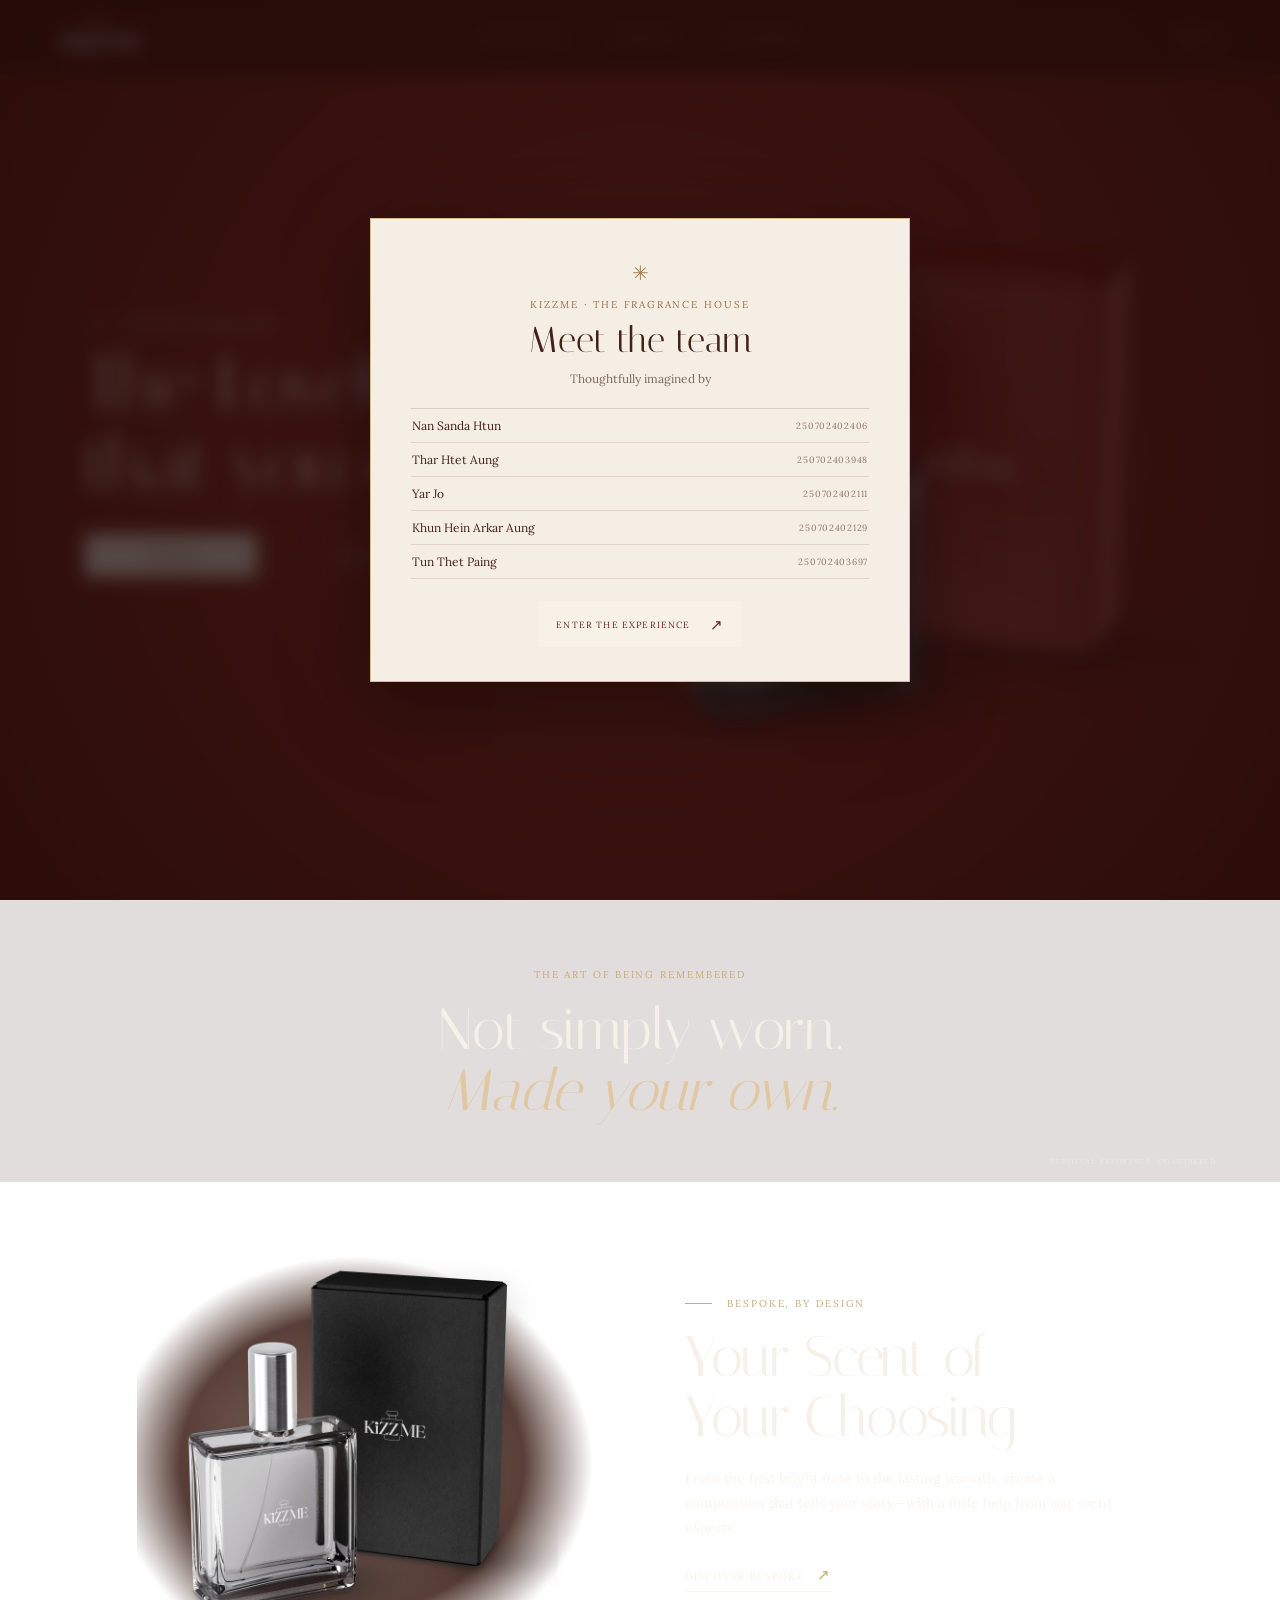
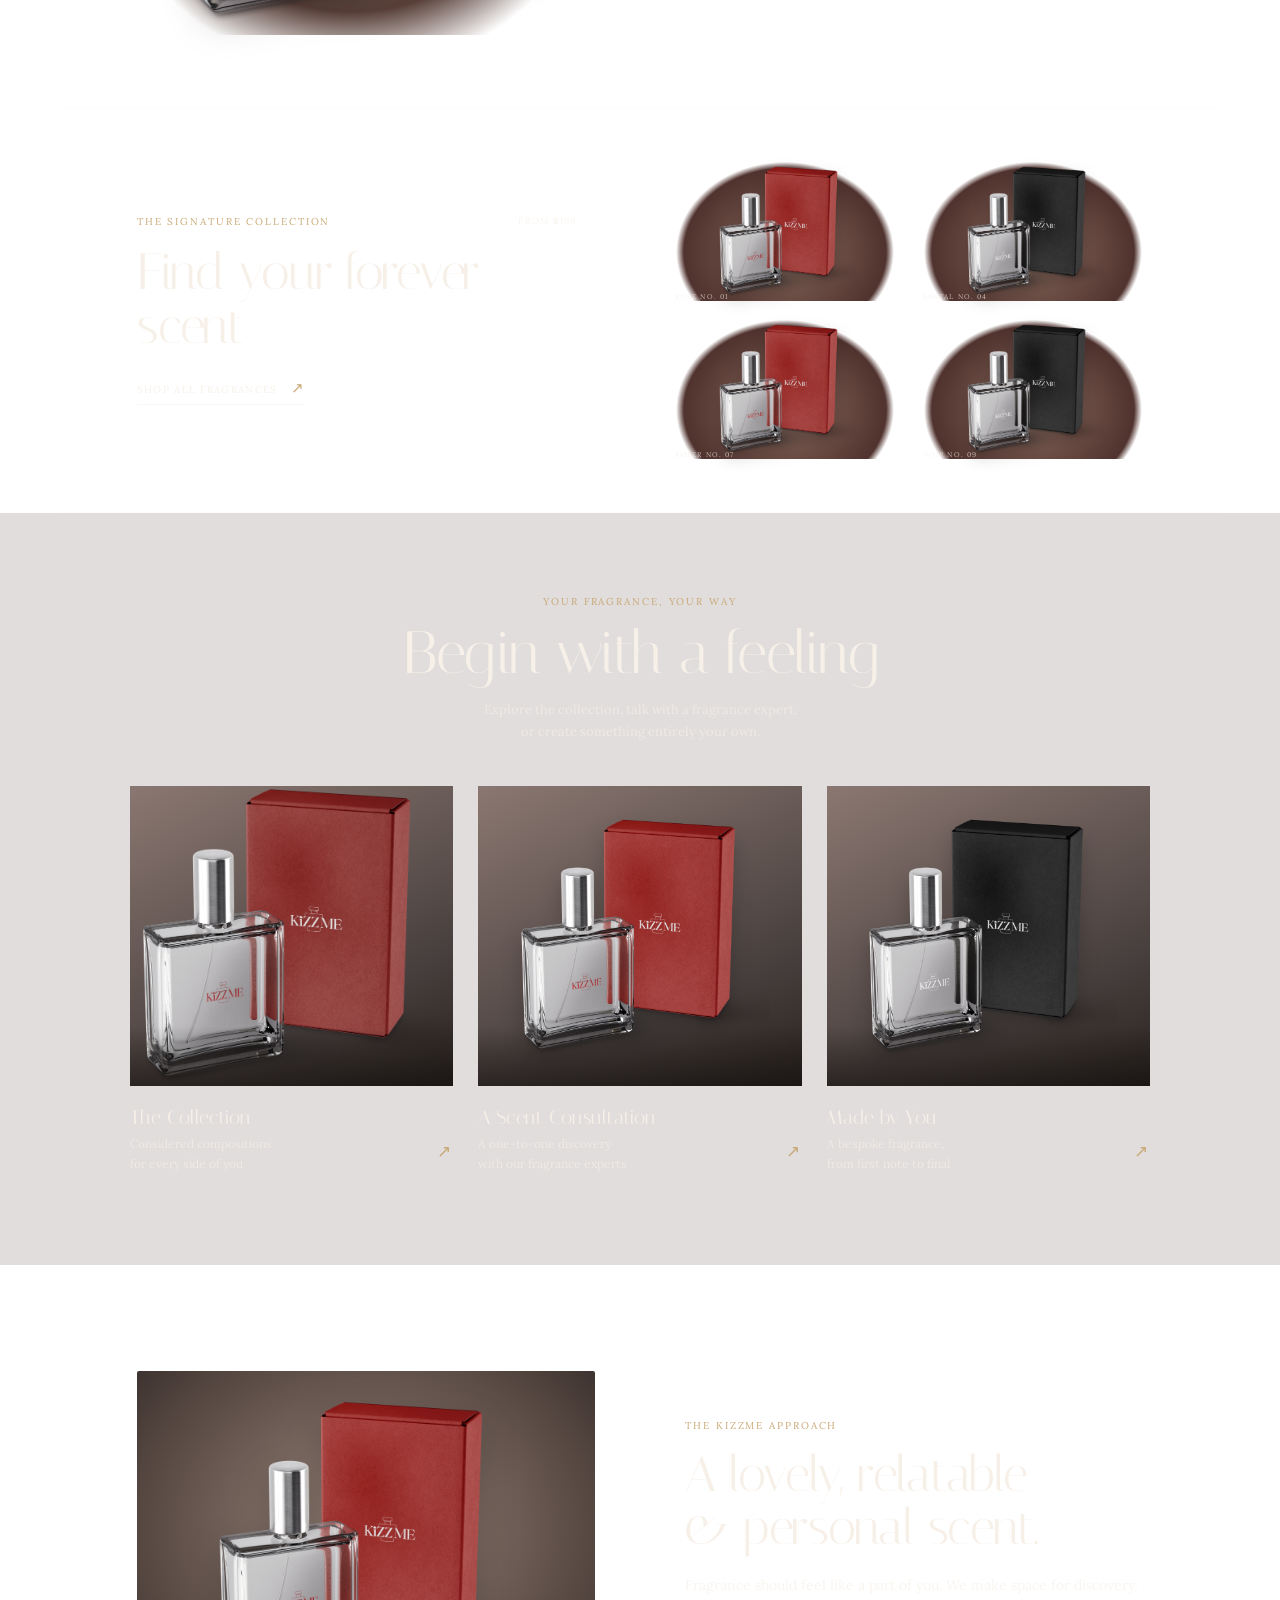
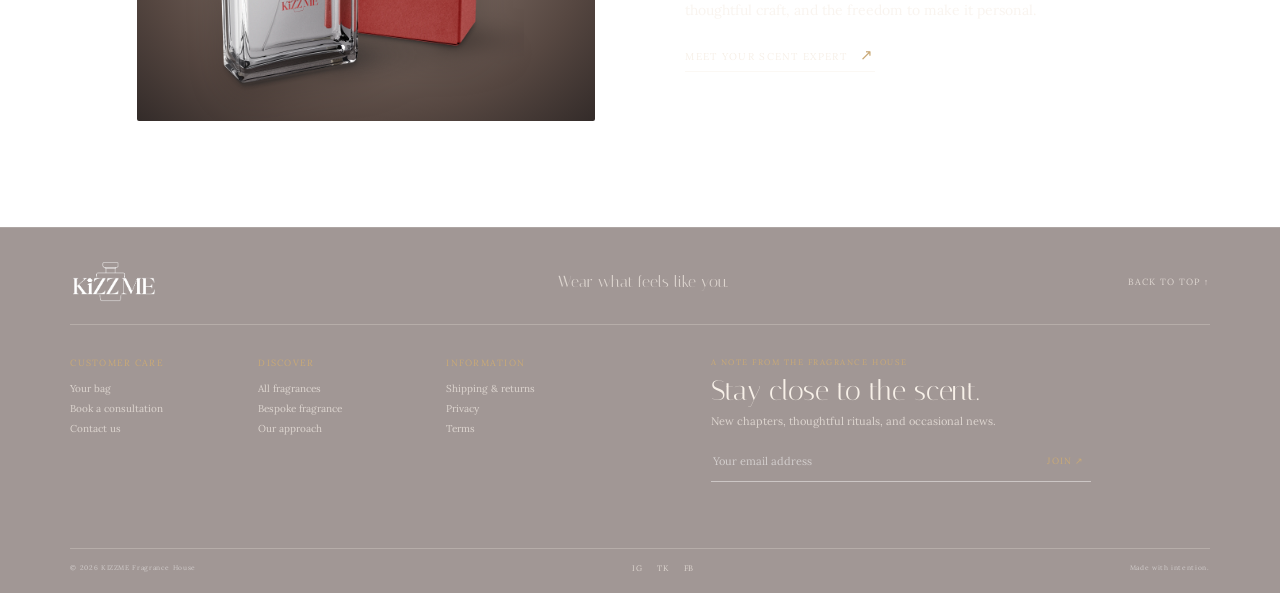
<file: index.html>
<!doctype html>
<html lang="en">
<head>
  <meta charset="utf-8"><meta name="viewport" content="width=device-width, initial-scale=1"><meta name="theme-color" content="#641b13">
  <meta name="description" content="Discover a fragrance that feels like you. Explore KIZZME's perfume collection and bespoke scent experience.">
  <title>KIZZME — Fragrance, made personal</title>
  <link rel="preconnect" href="https://fonts.googleapis.com"><link rel="preconnect" href="https://fonts.gstatic.com" crossorigin>
  <link href="https://fonts.googleapis.com/css2?family=Lora:wght@400;500;600&family=Italiana&display=swap" rel="stylesheet"><link rel="stylesheet" href="styles.css">
</head>
<body>
  <header class="site-header"><a class="wordmark" href="index.html" aria-label="KIZZME home"><img class="brand-logo" src="imgs/Logo.webp" alt="KIZZME"></a><button class="menu-toggle" aria-label="Open menu" aria-expanded="false">☰</button><nav class="main-nav" aria-label="Main navigation"><a href="collections.html">Collection</a><a href="consult.html">Consult</a><a href="customize.html">Customize</a></nav><a class="bag-link" href="bag.html" aria-label="Shopping bag">Bag <span class="bag-count">0</span></a></header>
  <main id="home">
    <section class="hero section-grid"><div class="hero-copy"><p class="eyebrow"><span class="eyebrow-rule"></span> New ways to enjoy scents</p><h1>The Lovely scent,<br>that you choose.</h1><div class="button-row"><a class="button button-light" href="collections.html">Collection</a><a class="button button-outline" href="customize.html">Customize</a></div></div><div class="placeholder hero-product" role="img" aria-label="KIZZME perfume and gift box"><img class="real-photo hero-photo" src="imgs/perfume_hero_cutout.webp" alt="KIZZME perfume bottle with red gift box"></div></section>
    <section class="intro-band"><span class="eyebrow">The art of being remembered</span><p>Not simply worn.<br><em>Made your own.</em></p><span class="band-footnote">PERSONAL FRAGRANCE, CONSIDERED</span></section>
    <section class="feature section-grid" id="customize"><div class="placeholder feature-product" role="img" aria-label="KIZZME fragrance in dark packaging"><img class="real-photo feature-photo" src="imgs/perfume_another_color_cutout.webp" alt="KIZZME perfume and gift box in dark packaging"></div><div class="feature-copy"><p class="eyebrow"><span class="eyebrow-rule"></span> Bespoke, by design</p><h2>Your Scent of<br>Your Choosing</h2><p>From the first bright note to the lasting warmth, create a composition that tells your story—with a little help from our scent experts.</p><a class="text-link" href="customize.html">Discover bespoke <span>↗</span></a></div></section>
    <section class="bestseller section-grid"><div><p class="eyebrow">The signature collection <span class="price">From ฿199</span></p><h2>Find your forever scent</h2><a class="text-link" href="collections.html">Shop all fragrances <span>↗</span></a></div><div class="mini-products"><a class="placeholder mini" href="collections.html" aria-label="Explore Rose No. 01"><span>ROSE NO. 01</span><img class="real-photo mini-photo" loading="lazy" src="imgs/perfume_hero_cutout.webp" alt="KIZZME perfume in red packaging"></a><a class="placeholder mini olive" href="collections.html" aria-label="Explore Santal No. 04"><span>SANTAL NO. 04</span><img class="real-photo mini-photo" loading="lazy" src="imgs/perfume_another_color_cutout.webp" alt="KIZZME perfume in dark packaging"></a><a class="placeholder mini rose" href="collections.html" aria-label="Explore Amber No. 07"><span>AMBER NO. 07</span><img class="real-photo mini-photo" loading="lazy" src="imgs/perfume_hero_cutout.webp" alt="KIZZME perfume in red packaging"></a><a class="placeholder mini navy" href="collections.html" aria-label="Explore Noir No. 09"><span>NOIR NO. 09</span><img class="real-photo mini-photo" loading="lazy" src="imgs/perfume_another_color_cutout.webp" alt="KIZZME perfume in dark packaging"></a></div></section>
    <section class="collections"><div class="section-title"><p class="eyebrow">Your fragrance, your way</p><h2>Begin with a feeling</h2><p>Explore the collection, talk with a fragrance expert,<br> or create something entirely your own.</p></div><div class="collection-cards"><a class="collection-card" href="collections.html"><div class="placeholder card-image"><img class="real-photo card-photo" loading="lazy" src="imgs/perfume_hero_cutout.webp" alt="Blue KIZZME fragrance bottle on stone"></div><h3>The Collection</h3><p>Considered compositions<br>for every side of you</p><span class="card-arrow">↗</span></a><a class="collection-card" href="consult.html"><div class="placeholder card-image consultation-image"><img class="real-photo card-photo card-product-photo" src="imgs/perfume_hero_cutout.webp" alt="KIZZME perfume in red packaging" loading="lazy"></div><h3>A Scent Consultation</h3><p>A one-to-one discovery<br>with our fragrance experts</p><span class="card-arrow">↗</span></a><a class="collection-card" href="customize.html"><div class="placeholder card-image custom-image"><img class="real-photo card-photo card-product-photo" src="imgs/perfume_another_color_cutout.webp" alt="KIZZME perfume in dark packaging" loading="lazy"></div><h3>Made by You</h3><p>A bespoke fragrance,<br>from first note to final</p><span class="card-arrow">↗</span></a></div></section>
    <section class="scent-story section-grid" id="consult"><div class="placeholder story-image"><img class="real-photo story-product-photo" src="imgs/perfume_hero_cutout.webp" alt="KIZZME perfume and presentation box" loading="lazy"></div><div class="story-copy"><p class="eyebrow">The KIZZME approach</p><h2>A lovely, relatable<br>&amp; personal scent.</h2><p>Fragrance should feel like a part of you. We make space for discovery, thoughtful craft, and the freedom to make it personal.</p><a class="text-link" href="consult.html">Meet your scent expert <span>↗</span></a></div></section>
  </main>
  <footer class="footer"><div class="footer-top"><a class="wordmark" href="index.html"><img class="brand-logo" src="imgs/Logo.webp" alt="KIZZME"></a><span class="footer-motto">Wear what feels like you.</span><a class="back-top" href="#home">Back to top ↑</a></div><div class="footer-main"><div class="footer-links"><div><h4>Customer care</h4><a href="bag.html">Your bag</a><a href="consult.html">Book a consultation</a><a href="mailto:hello@kizzme.example">Contact us</a></div><div><h4>Discover</h4><a href="collections.html">All fragrances</a><a href="customize.html">Bespoke fragrance</a><a href="consult.html">Our approach</a></div><div><h4>Information</h4><a href="#">Shipping &amp; returns</a><a href="#">Privacy</a><a href="#">Terms</a></div></div><div class="newsletter"><p class="eyebrow">A note from the fragrance house</p><h2>Stay close to the scent.</h2><p>New chapters, thoughtful rituals, and occasional news.</p><form class="newsletter-form"><label class="sr-only" for="email">Your email</label><input id="email" type="email" placeholder="Your email address" required><button type="submit">Join ↗</button></form><p class="form-message" aria-live="polite"></p></div></div><div class="footer-bottom"><small>© 2026 KIZZME Fragrance House</small><div class="socials"><a href="#" aria-label="Instagram">IG</a><a href="#" aria-label="TikTok">TK</a><a href="#" aria-label="Facebook">FB</a></div><small>Made with intention.</small></div></footer>

  <div class="modal-overlay intro-overlay" id="team-intro" role="dialog" aria-modal="true" aria-labelledby="team-title" aria-describedby="team-subtitle">
    <section class="dialog team-dialog"><span class="dialog-ornament">✳</span><p class="eyebrow">KIZZME · THE FRAGRANCE HOUSE</p><h2 id="team-title">Meet the team</h2><p id="team-subtitle" class="dialog-lede">Thoughtfully imagined by</p><ul class="member-list"><li><span>Nan Sanda Htun</span><small>250702402406</small></li><li><span>Thar Htet Aung</span><small>250702403948</small></li><li><span>Yar Jo</span><small>250702402111</small></li><li><span>Khun Hein Arkar Aung</span><small>250702402129</small></li><li><span>Tun Thet Paing</span><small>250702403697</small></li></ul><button class="button button-light" id="enter-site" type="button">Enter the experience <span>↗</span></button></section>
  </div>
  <div class="toast" role="status" aria-live="polite"></div><script src="script.js"></script>
</body></html>
</file>
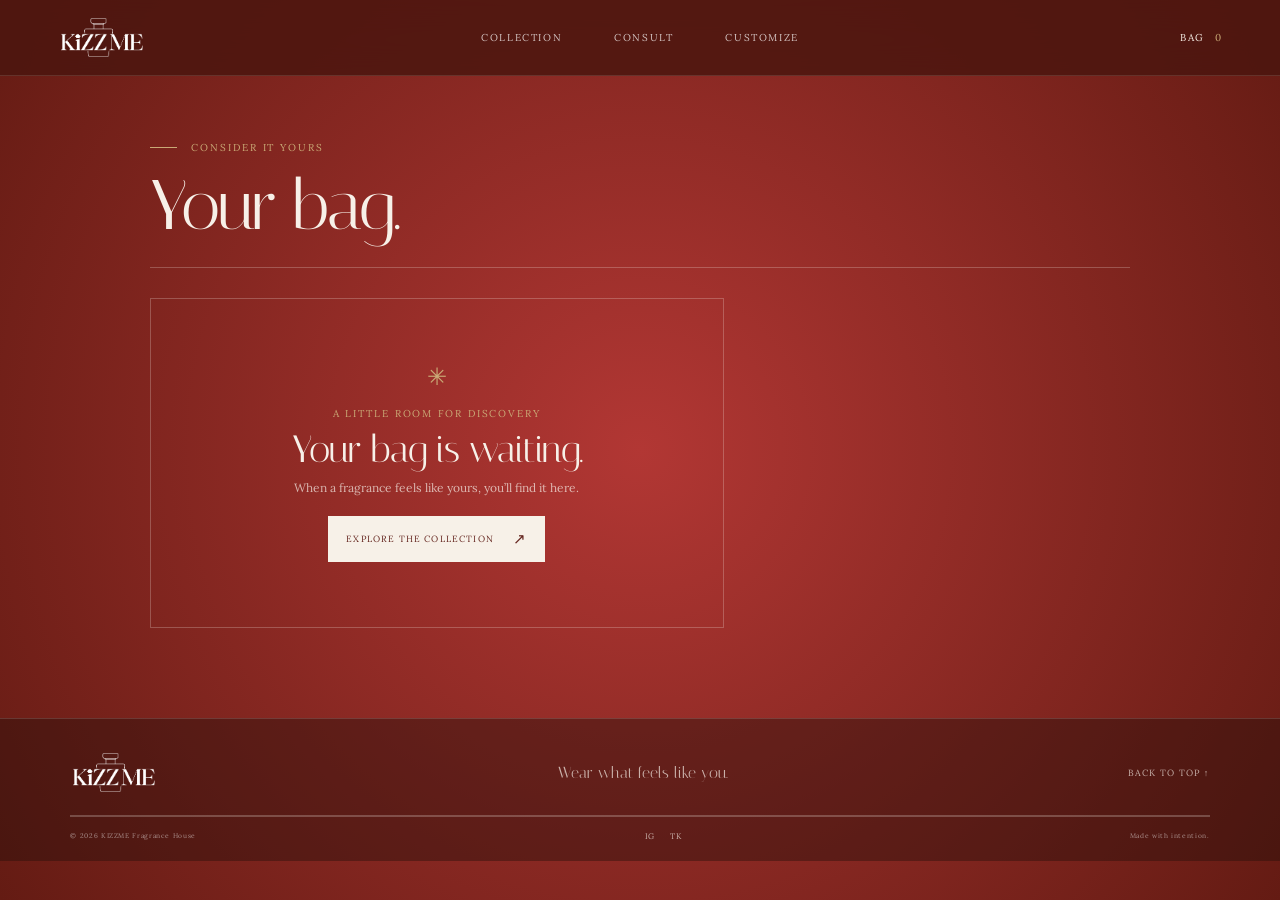
<file: bag.html>
<!doctype html><html lang="en"><head><meta charset="utf-8"><meta name="viewport" content="width=device-width, initial-scale=1"><meta name="theme-color" content="#641b13"><title>Your Bag — KIZZME</title><link rel="preconnect" href="https://fonts.googleapis.com"><link rel="preconnect" href="https://fonts.gstatic.com" crossorigin><link href="https://fonts.googleapis.com/css2?family=Lora:wght@400;500;600&family=Italiana&display=swap" rel="stylesheet"><link rel="stylesheet" href="styles.css"></head><body>
<header class="site-header"><a class="wordmark" href="index.html"><img class="brand-logo" src="imgs/Logo.webp" alt="KIZZME"></a><button class="menu-toggle" aria-label="Open menu" aria-expanded="false">☰</button><nav class="main-nav"><a href="collections.html">Collection</a><a href="consult.html">Consult</a><a href="customize.html">Customize</a></nav><a class="bag-link active" href="bag.html" aria-current="page">Bag <span class="bag-count">0</span></a></header>
<main class="page-main bag-main"><section class="bag-heading"><p class="eyebrow"><span class="eyebrow-rule"></span> Consider it yours</p><h1>Your bag.</h1></section><section class="bag-content"><div class="bag-items" id="bag-items"></div><aside class="bag-summary" id="bag-summary"><p class="eyebrow">A considered delivery</p><h2>Order summary</h2><div class="summary-line"><span>Subtotal</span><span id="bag-subtotal">฿0</span></div><div class="summary-line"><span>Shipping</span><span>Complimentary</span></div><div class="summary-line total"><span>Total</span><strong id="bag-total">฿0</strong></div><p class="summary-note">Taxes included. Shipping calculated at checkout.</p><button class="button button-light checkout-button" type="button">Continue to checkout <span>↗</span></button><p class="demo-note">Demo checkout · no payment will be taken.</p><a class="text-link" href="collections.html">Continue discovering fragrances ↗</a></aside></section></main><footer class="footer"><div class="footer-top"><a class="wordmark" href="index.html"><img class="brand-logo" src="imgs/Logo.webp" alt="KIZZME"></a><span class="footer-motto">Wear what feels like you.</span><a class="back-top" href="#">Back to top ↑</a></div><div class="footer-bottom"><small>© 2026 KIZZME Fragrance House</small><div class="socials"><a href="#">IG</a><a href="#">TK</a></div><small>Made with intention.</small></div></footer><div class="toast" role="status" aria-live="polite"></div><script src="script.js"></script></body></html>
</file>
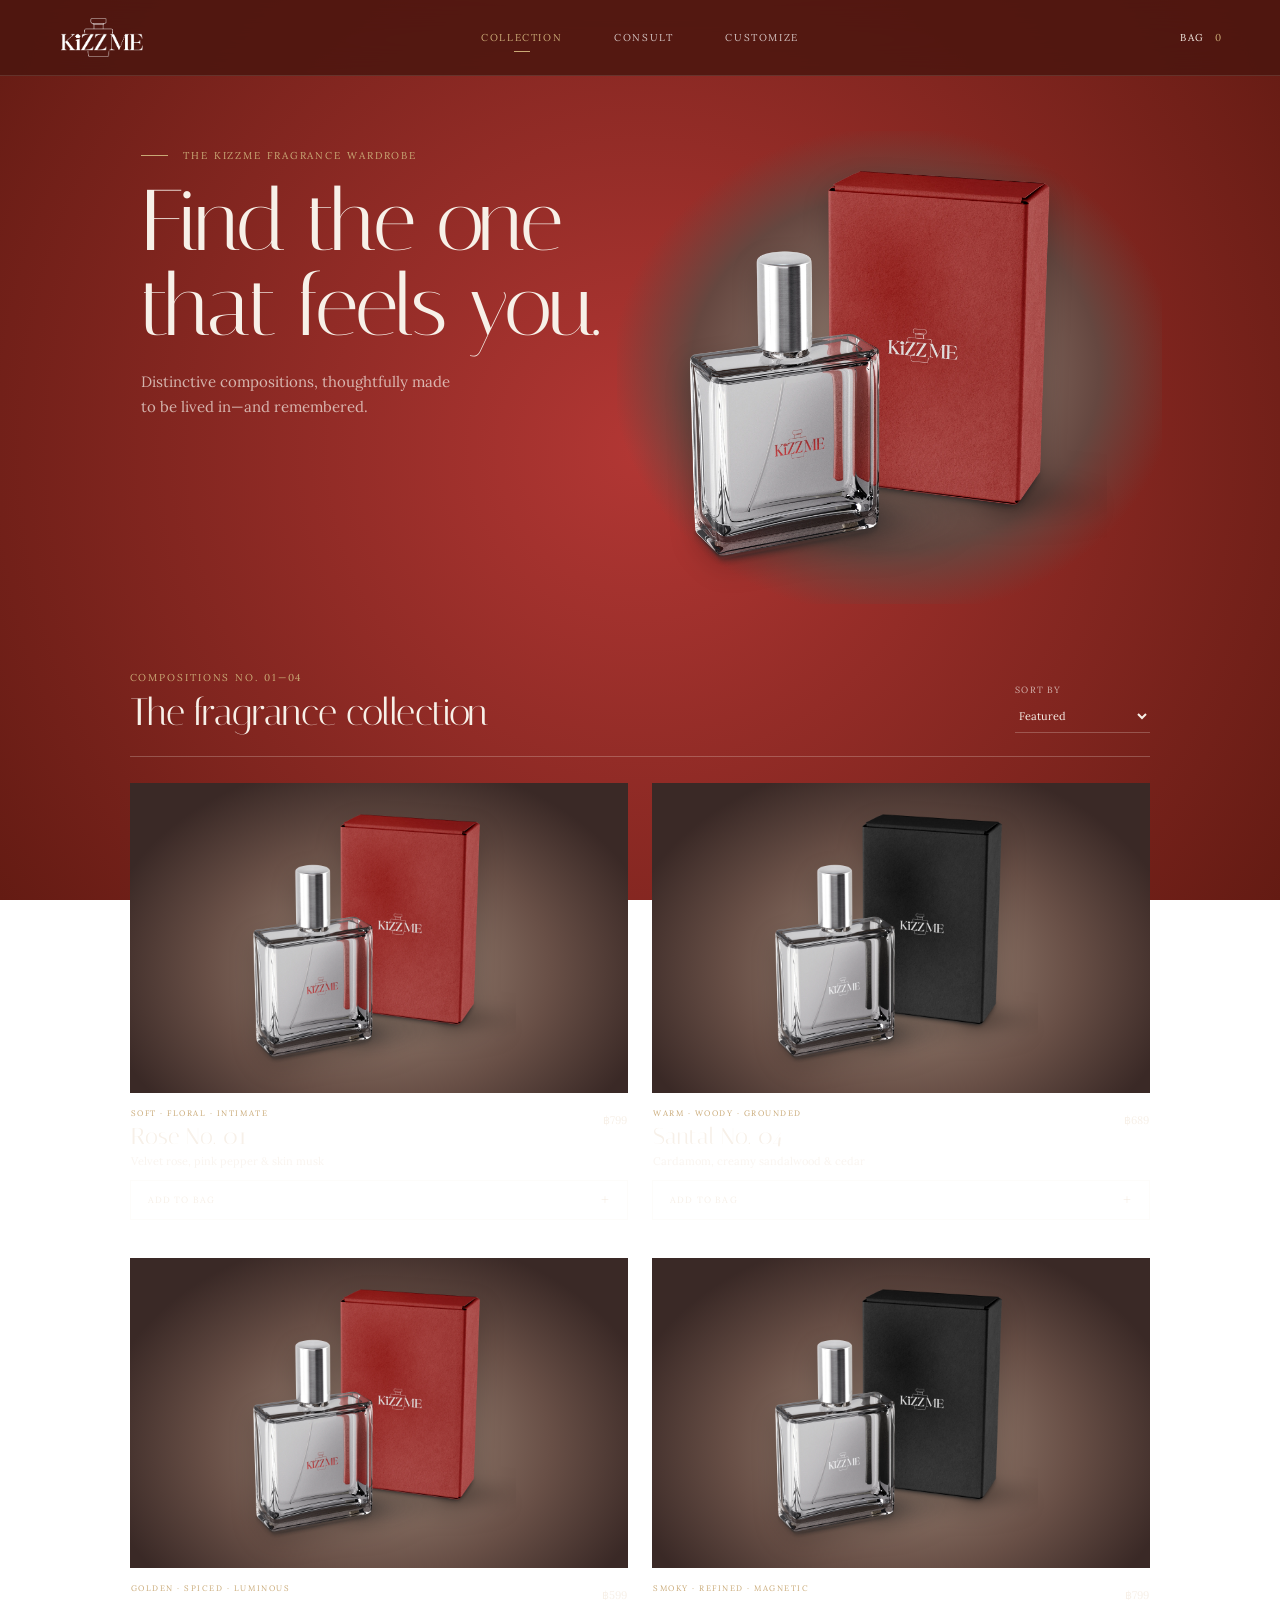
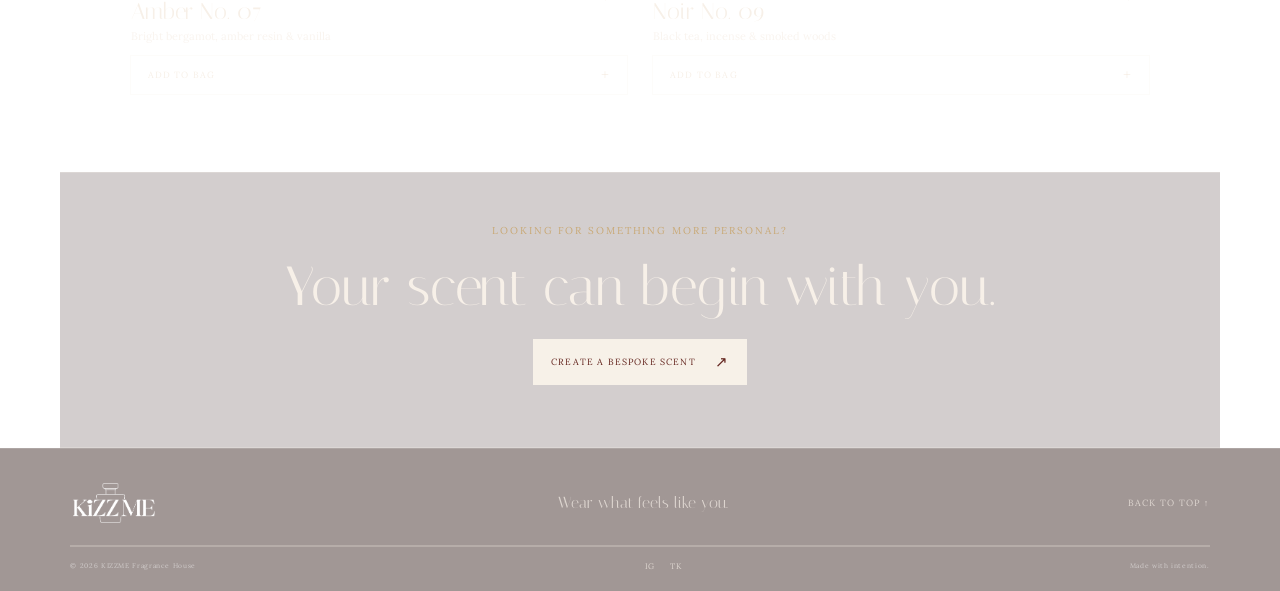
<file: collections.html>
<!doctype html><html lang="en"><head><meta charset="utf-8"><meta name="viewport" content="width=device-width, initial-scale=1"><meta name="theme-color" content="#641b13"><title>The Collection — KIZZME</title><link rel="preconnect" href="https://fonts.googleapis.com"><link rel="preconnect" href="https://fonts.gstatic.com" crossorigin><link href="https://fonts.googleapis.com/css2?family=Lora:wght@400;500;600&family=Italiana&display=swap" rel="stylesheet"><link rel="stylesheet" href="styles.css"></head><body>
<header class="site-header"><a class="wordmark" href="index.html"><img class="brand-logo" src="imgs/Logo.webp" alt="KIZZME"></a><button class="menu-toggle" aria-label="Open menu" aria-expanded="false">☰</button><nav class="main-nav"><a class="active" href="collections.html" aria-current="page">Collection</a><a href="consult.html">Consult</a><a href="customize.html">Customize</a></nav><a class="bag-link" href="bag.html" aria-label="Shopping bag">Bag <span class="bag-count">0</span></a></header>
<main class="page-main"><section class="page-hero collection-hero"><p class="eyebrow"><span class="eyebrow-rule"></span> The KIZZME fragrance wardrobe</p><h1>Find the one<br>that feels you.</h1><p>Distinctive compositions, thoughtfully made<br>to be lived in—and remembered.</p><div class="page-hero-art placeholder"><img class="real-photo page-product-photo" src="imgs/perfume_hero_cutout.webp" alt="KIZZME perfume and red presentation box"></div></section>
<section class="catalogue"><div class="catalogue-heading"><div><p class="eyebrow">Compositions No. 01—04</p><h2>The fragrance collection</h2></div><label class="sort-label">Sort by <select id="sort-products"><option value="featured">Featured</option><option value="low">Price: low to high</option><option value="high">Price: high to low</option></select></label></div><div class="product-grid" id="product-grid">
<article class="product-card" data-name="Rose No. 01" data-price="799"><a class="product-image placeholder" href="customize.html"><img class="real-photo catalogue-product-photo" src="imgs/perfume_hero_cutout.webp" alt="KIZZME perfume with Red presentation box" loading="lazy"></a><div class="product-meta"><div><p class="eyebrow">Soft · Floral · Intimate</p><h3>Rose No. 01</h3><p>Velvet rose, pink pepper &amp; skin musk</p></div><span>฿799</span></div><button class="button button-outline add-to-bag" data-product="Rose No. 01" data-price="799" data-image="imgs/perfume_hero_cutout.webp">Add to bag <span>+</span></button></article>
<article class="product-card" data-name="Santal No. 04" data-price="689"><a class="product-image placeholder" href="customize.html"><img class="real-photo catalogue-product-photo" src="imgs/perfume_another_color_cutout.webp" alt="KIZZME perfume with Dark presentation box" loading="lazy"></a><div class="product-meta"><div><p class="eyebrow">Warm · Woody · Grounded</p><h3>Santal No. 04</h3><p>Cardamom, creamy sandalwood &amp; cedar</p></div><span>฿689</span></div><button class="button button-outline add-to-bag" data-product="Santal No. 04" data-price="689" data-image="imgs/perfume_another_color_cutout.webp">Add to bag <span>+</span></button></article>
<article class="product-card" data-name="Amber No. 07" data-price="599"><a class="product-image placeholder" href="customize.html"><img class="real-photo catalogue-product-photo" src="imgs/perfume_hero_cutout.webp" alt="KIZZME perfume with Red presentation box" loading="lazy"></a><div class="product-meta"><div><p class="eyebrow">Golden · Spiced · Luminous</p><h3>Amber No. 07</h3><p>Bright bergamot, amber resin &amp; vanilla</p></div><span>฿599</span></div><button class="button button-outline add-to-bag" data-product="Amber No. 07" data-price="599" data-image="imgs/perfume_hero_cutout.webp">Add to bag <span>+</span></button></article>
<article class="product-card" data-name="Noir No. 09" data-price="799"><a class="product-image placeholder" href="customize.html"><img class="real-photo catalogue-product-photo" src="imgs/perfume_another_color_cutout.webp" alt="KIZZME perfume with Dark presentation box" loading="lazy"></a><div class="product-meta"><div><p class="eyebrow">Smoky · Refined · Magnetic</p><h3>Noir No. 09</h3><p>Black tea, incense &amp; smoked woods</p></div><span>฿799</span></div><button class="button button-outline add-to-bag" data-product="Noir No. 09" data-price="799" data-image="imgs/perfume_another_color_cutout.webp">Add to bag <span>+</span></button></article></div></section>
<section class="soft-cta"><p class="eyebrow">Looking for something more personal?</p><h2>Your scent can begin with you.</h2><a class="button button-light" href="customize.html">Create a bespoke scent <span>↗</span></a></section></main>
<footer class="footer"><div class="footer-top"><a class="wordmark" href="index.html"><img class="brand-logo" src="imgs/Logo.webp" alt="KIZZME"></a><span class="footer-motto">Wear what feels like you.</span><a class="back-top" href="#">Back to top ↑</a></div><div class="footer-bottom"><small>© 2026 KIZZME Fragrance House</small><div class="socials"><a href="#">IG</a><a href="#">TK</a></div><small>Made with intention.</small></div></footer><div class="toast" role="status" aria-live="polite"></div><script src="script.js"></script></body></html>
</file>
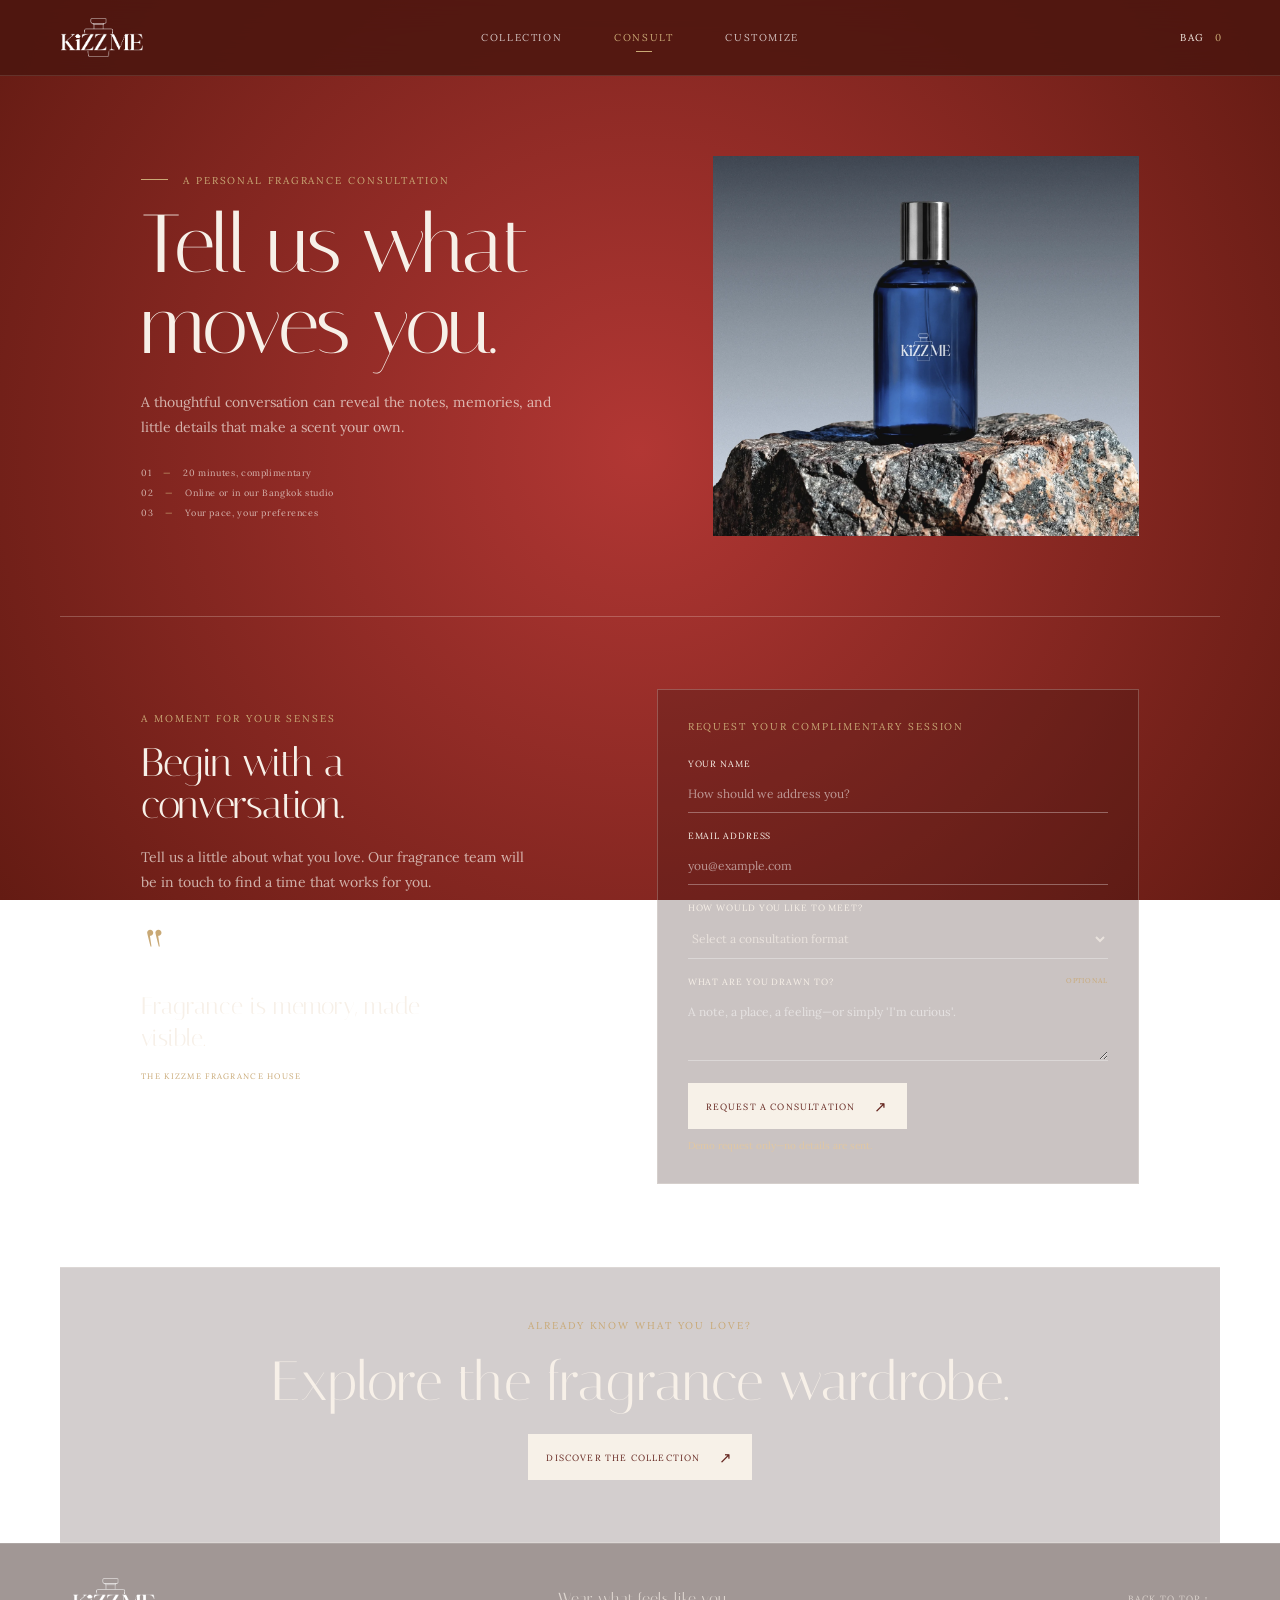
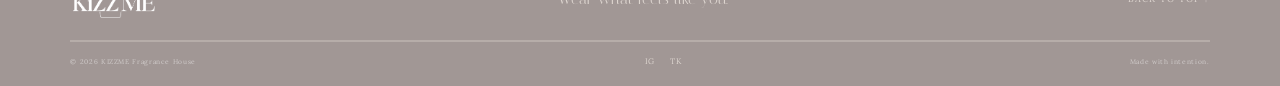
<file: consult.html>
<!doctype html><html lang="en"><head><meta charset="utf-8"><meta name="viewport" content="width=device-width, initial-scale=1"><meta name="theme-color" content="#641b13"><title>Scent Consultation — KIZZME</title><link rel="preconnect" href="https://fonts.googleapis.com"><link rel="preconnect" href="https://fonts.gstatic.com" crossorigin><link href="https://fonts.googleapis.com/css2?family=Lora:wght@400;500;600&family=Italiana&display=swap" rel="stylesheet"><link rel="stylesheet" href="styles.css"></head><body>
<header class="site-header"><a class="wordmark" href="index.html"><img class="brand-logo" src="imgs/Logo.webp" alt="KIZZME"></a><button class="menu-toggle" aria-label="Open menu" aria-expanded="false">☰</button><nav class="main-nav"><a href="collections.html">Collection</a><a class="active" href="consult.html" aria-current="page">Consult</a><a href="customize.html">Customize</a></nav><a class="bag-link" href="bag.html" aria-label="Shopping bag">Bag <span class="bag-count">0</span></a></header>
<main class="page-main"><section class="consult-hero section-grid"><div><p class="eyebrow"><span class="eyebrow-rule"></span> A personal fragrance consultation</p><h1>Tell us what<br>moves you.</h1><p class="page-lede">A thoughtful conversation can reveal the notes, memories, and little details that make a scent your own.</p><div class="consult-details"><span>01 <i>—</i> 20 minutes, complimentary</span><span>02 <i>—</i> Online or in our Bangkok studio</span><span>03 <i>—</i> Your pace, your preferences</span></div></div><div class="placeholder consult-image"><img class="real-photo consult-photo" src="imgs/perfume_secondary.webp" alt="KIZZME perfume on a natural stone surface" loading="lazy"></div></section>
<section class="booking section-grid"><div class="booking-copy"><p class="eyebrow">A moment for your senses</p><h2>Begin with a conversation.</h2><p>Tell us a little about what you love. Our fragrance team will be in touch to find a time that works for you.</p><div class="quote-mark">“</div><blockquote>Fragrance is memory, made visible.</blockquote><small>THE KIZZME FRAGRANCE HOUSE</small></div><form class="booking-form demo-form"><p class="eyebrow">Request your complimentary session</p><label>Your name<input name="name" autocomplete="name" placeholder="How should we address you?" required></label><label>Email address<input name="email" type="email" autocomplete="email" placeholder="you@example.com" required></label><label>How would you like to meet?<select name="format" required><option value="" disabled selected>Select a consultation format</option><option>Online, by video</option><option>In person, Bangkok studio</option></select></label><label>What are you drawn to? <span class="optional">OPTIONAL</span><textarea name="notes" rows="3" placeholder="A note, a place, a feeling—or simply 'I'm curious'."></textarea></label><button class="button button-light" type="submit">Request a consultation <span>↗</span></button><p class="form-message" aria-live="polite">Demo request only—no details are sent.</p></form></section>
<section class="soft-cta"><p class="eyebrow">Already know what you love?</p><h2>Explore the fragrance wardrobe.</h2><a class="button button-light" href="collections.html">Discover the collection <span>↗</span></a></section></main><footer class="footer"><div class="footer-top"><a class="wordmark" href="index.html"><img class="brand-logo" src="imgs/Logo.webp" alt="KIZZME"></a><span class="footer-motto">Wear what feels like you.</span><a class="back-top" href="#">Back to top ↑</a></div><div class="footer-bottom"><small>© 2026 KIZZME Fragrance House</small><div class="socials"><a href="#">IG</a><a href="#">TK</a></div><small>Made with intention.</small></div></footer><div class="toast" role="status" aria-live="polite"></div><script src="script.js"></script></body></html>
</file>
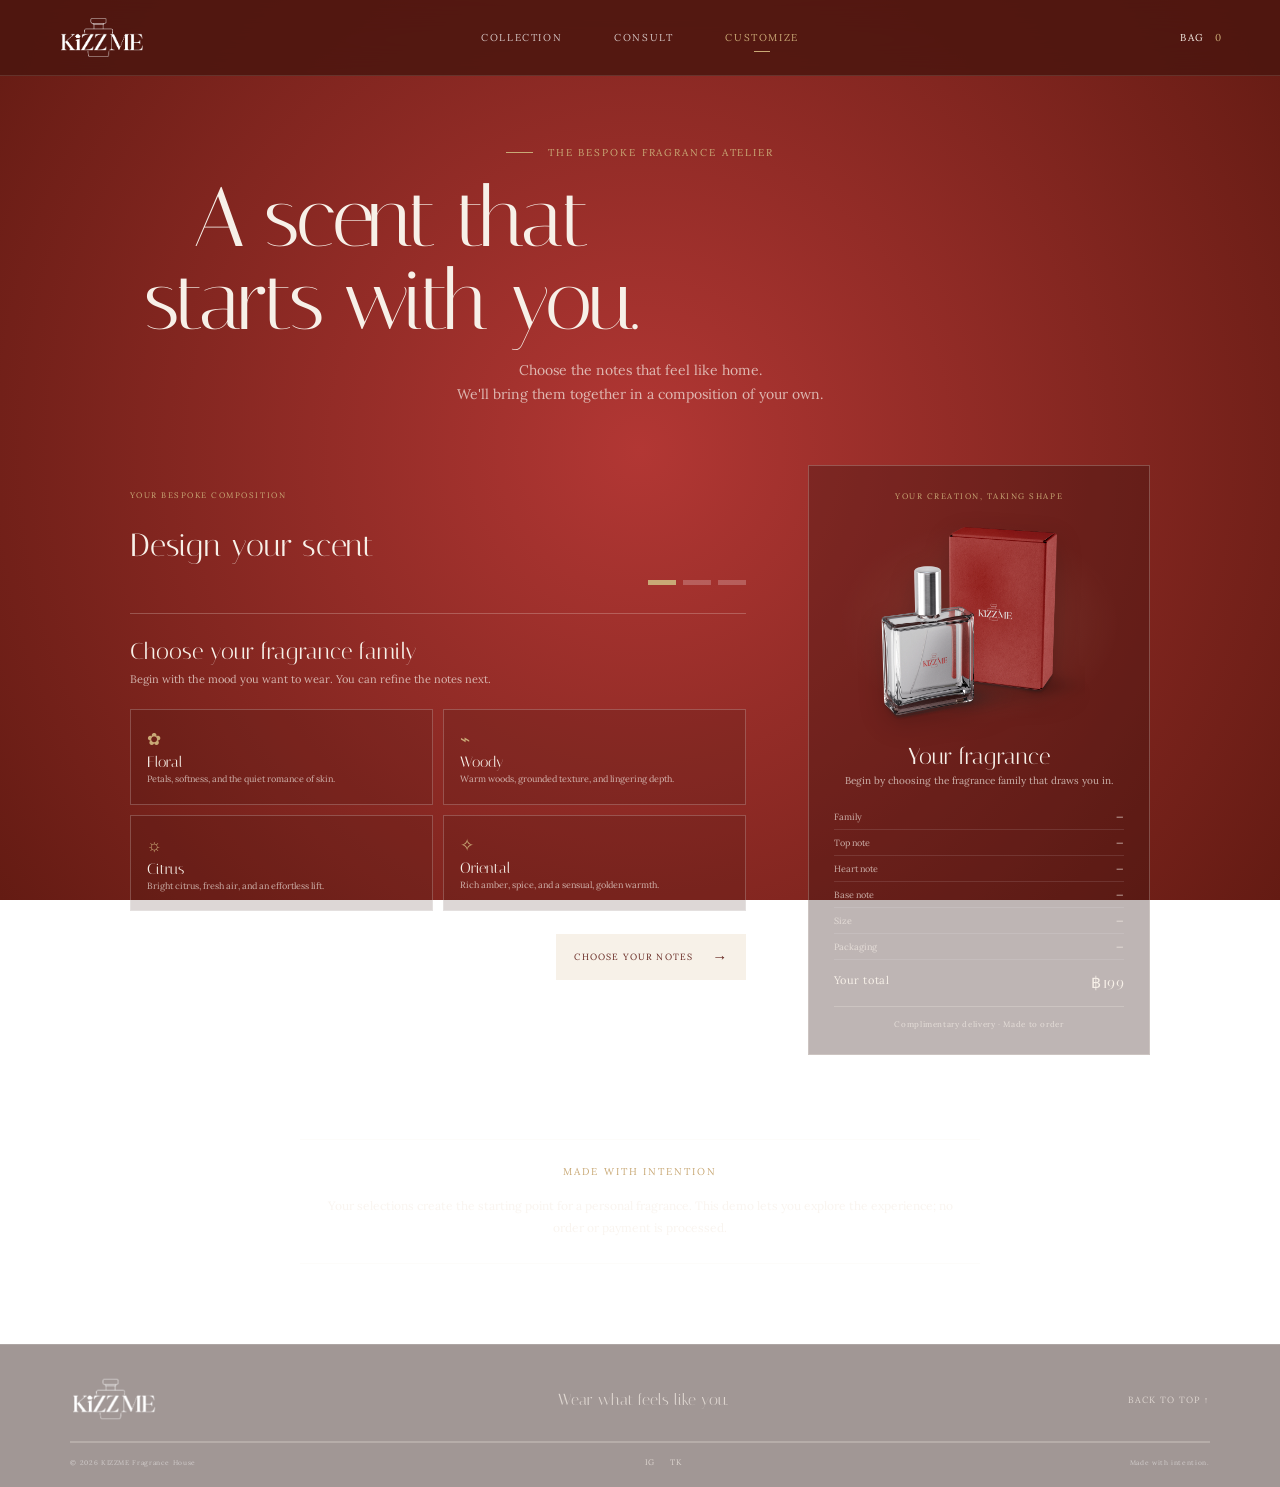
<file: customize.html>
<!doctype html>
<html lang="en">
<head>
  <meta charset="utf-8"><meta name="viewport" content="width=device-width, initial-scale=1"><meta name="theme-color" content="#641b13">
  <title>Create Your Fragrance — KIZZME</title>
  <link rel="preconnect" href="https://fonts.googleapis.com"><link rel="preconnect" href="https://fonts.gstatic.com" crossorigin>
  <link href="https://fonts.googleapis.com/css2?family=Lora:wght@400;500;600&family=Italiana&display=swap" rel="stylesheet"><link rel="stylesheet" href="styles.css">
</head>
<body>
<header class="site-header"><a class="wordmark" href="index.html" aria-label="KIZZME home"><img class="brand-logo" src="imgs/Logo.webp" alt="KIZZME"></a><button class="menu-toggle" aria-label="Open menu" aria-expanded="false">☰</button><nav class="main-nav" aria-label="Main navigation"><a href="collections.html">Collection</a><a href="consult.html">Consult</a><a class="active" href="customize.html" aria-current="page">Customize</a></nav><a class="bag-link" href="bag.html" aria-label="Shopping bag">Bag <span class="bag-count">0</span></a></header>
<main class="page-main customizer-page">
  <section class="custom-hero"><p class="eyebrow"><span class="eyebrow-rule"></span> The bespoke fragrance atelier</p><h1>A scent that<br>starts with you.</h1><p>Choose the notes that feel like home.<br>We'll bring them together in a composition of your own.</p></section>
  <section class="wizard-shell" aria-label="Create your own perfume">
    <div class="wizard-main"><div class="wizard-header"><div><p class="eyebrow">Your bespoke composition</p><h2>Design your scent</h2></div><div class="step-progress" id="step-dots" aria-label="Step 1 of 3"><span class="step-dot active"></span><span class="step-dot"></span><span class="step-dot"></span></div></div><div id="wizard-content" aria-live="polite"></div></div>
    <aside class="preview-card" aria-label="Live fragrance summary"><p class="eyebrow">Your creation, taking shape</p><div class="preview-art"><img id="preview-art" src="imgs/perfume_hero_cutout.webp" alt="KIZZME perfume with presentation box"></div><p class="preview-name" id="preview-name">Your fragrance</p><p class="preview-desc" id="preview-desc">Begin by choosing the fragrance family that draws you in.</p><div class="summary-rows"><div class="summary-row"><span>Family</span><span id="p-scent">—</span></div><div class="summary-row"><span>Top note</span><span id="p-top">—</span></div><div class="summary-row"><span>Heart note</span><span id="p-heart">—</span></div><div class="summary-row"><span>Base note</span><span id="p-base">—</span></div><div class="summary-row"><span>Size</span><span id="p-size">—</span></div><div class="summary-row"><span>Packaging</span><span id="p-pkg">—</span></div><div class="summary-total"><span>Your total</span><strong id="p-price">฿199</strong></div></div><p class="preview-footnote">Complimentary delivery · Made to order</p></aside>
  </section>
  <section class="process-note"><p class="eyebrow">Made with intention</p><p>Your selections create the starting point for a personal fragrance. This demo lets you explore the experience; no order or payment is processed.</p></section>
</main>
<footer class="footer"><div class="footer-top"><a class="wordmark" href="index.html"><img class="brand-logo" src="imgs/Logo.webp" alt="KIZZME"></a><span class="footer-motto">Wear what feels like you.</span><a class="back-top" href="#">Back to top ↑</a></div><div class="footer-bottom"><small>© 2026 KIZZME Fragrance House</small><div class="socials"><a href="#" aria-label="Instagram">IG</a><a href="#" aria-label="TikTok">TK</a></div><small>Made with intention.</small></div></footer>
<div class="toast" role="status" aria-live="polite"></div><script src="script.js"></script></body></html>
</file>
<file: styles.css>
:root{--wine:#641b13;--red:#b23734;--cream:#f7f1e8;--paper:#eee4d7;--gold:#c9a976;--ink:#f7f0e8;--muted:rgba(247,240,232,.70);--line:rgba(247,240,232,.24);--display:'The Seasons','Seasons','Italiana',Georgia,serif;--serif:'Lora',Georgia,serif;--sans:'Lora',Georgia,serif;--page:1160px}*{box-sizing:border-box}html{scroll-behavior:smooth;scroll-padding-top:90px}body{margin:0;color:var(--ink);font-family:var(--sans);font-size:13px;font-weight:400;line-height:1.65;background:radial-gradient(circle at 50% 50%,#b23734 0%,#641b13 100%);background-attachment:fixed}a{color:inherit}button,input,textarea,select{font:inherit}.site-header{height:76px;padding:0 max(5.5%,calc((100vw - var(--page))/2));display:grid;grid-template-columns:1fr 2fr 1fr;align-items:center;position:sticky;top:0;z-index:20;background:rgba(76,22,16,.87);border-bottom:1px solid rgba(247,240,232,.12);backdrop-filter:blur(16px);-webkit-backdrop-filter:blur(16px)}.wordmark{color:var(--ink);font:19px var(--serif);text-decoration:none;letter-spacing:.13em;display:inline-flex;align-items:center;position:relative;width:max-content;padding-top:4px}.wordmark-mark{position:absolute;top:-8px;left:45%;font:10px var(--serif);color:var(--gold)}.main-nav{display:flex;justify-content:center;gap:52px}.main-nav a{text-decoration:none;text-transform:uppercase;letter-spacing:.16em;font:10px var(--sans);color:rgba(255,255,255,.74);transition:color .2s}.main-nav a:hover,.main-nav a.active{color:var(--gold)}.main-nav a.active:after{content:'';display:block;width:16px;border-bottom:1px solid var(--gold);margin:7px auto -8px}.bag-link{text-decoration:none;justify-self:end;text-transform:uppercase;letter-spacing:.15em;font:10px var(--sans);display:flex;gap:10px;align-items:center}.bag-count{color:var(--gold)}.menu-toggle{display:none;color:var(--ink);border:0;background:none;font-size:20px}.hero{max-width:var(--page);margin:auto;min-height:650px;padding:62px 4.5% 76px;gap:5%;position:relative;grid-template-columns:1fr 1.02fr}.section-grid{display:grid;grid-template-columns:1fr 1fr;align-items:center}.hero-copy{padding:0 0 20px 4%}.eyebrow{font:10px var(--sans);text-transform:uppercase;letter-spacing:.19em;color:var(--gold);margin:0 0 17px}.eyebrow-rule{display:inline-block;vertical-align:middle;width:27px;border-top:1px solid currentColor;margin:0 10px 3px 0}.hero h1,.page-hero h1,.consult-hero h1,.custom-hero h1,.bag-heading h1{font:clamp(48px,6.1vw,78px)/.99 var(--display);font-weight:400;letter-spacing:-.035em;margin:0;max-width:620px}.hero-intro,.page-hero>p:not(.eyebrow){font:15px/1.65 var(--serif);color:var(--muted);margin:23px 0 26px}.button-row{display:flex;align-items:center;gap:26px;flex-wrap:wrap}.button{display:inline-flex;align-items:center;justify-content:space-between;gap:19px;min-width:170px;min-height:46px;padding:0 17px;text-decoration:none;text-transform:uppercase;letter-spacing:.13em;font:9px var(--sans);cursor:pointer;transition:background .2s,color .2s,border-color .2s}.button span{font-size:15px}.button-light{background:var(--cream);border:1px solid var(--cream);color:#64251e}.button-light:hover{background:var(--gold);border-color:var(--gold);color:#331510}.button-outline{background:transparent;border:1px solid var(--line);color:var(--ink)}.button-outline:hover{border-color:var(--gold);color:var(--gold)}.text-link{display:inline-block;font:10px var(--sans);text-transform:uppercase;letter-spacing:.13em;text-decoration:none;border-bottom:1px solid rgba(247,240,232,.48);padding:0 0 7px;margin-top:19px}.text-link span{color:var(--gold);padding-left:9px;font-size:15px}.placeholder{position:relative;overflow:hidden;display:flex;align-items:center;justify-content:center;background:radial-gradient(ellipse at 50% 35%,#a79788,#514442 70%,#241e1d);isolation:isolate}.placeholder>span{position:absolute;left:14px;top:13px;z-index:5;font:8px var(--sans);letter-spacing:.15em;color:rgba(255,255,255,.65)}.hero-product{height:445px;background:radial-gradient(ellipse at 50% 51%,#a1887e 0,#70544c 39%,#432b28 77%,transparent 78%);overflow:visible}.hero-product .box,.feature-product .box,.page-hero-art .box{position:absolute;right:5%;bottom:7%;height:78%;width:44%;background:linear-gradient(100deg,#352522,#61423a);border:1px solid rgba(220,190,160,.26);box-shadow:16px 19px 28px rgba(24,11,8,.25);transform:skewY(2deg);z-index:1}.bottle{position:absolute;z-index:2;left:15%;bottom:5%;width:42%;height:43%;border:1px solid rgba(255,255,255,.72);border-radius:10px 10px 16px 16px;background:linear-gradient(90deg,#bfc2c1,#f3f0e9 22%,#d7d6d0 70%,#818382);box-shadow:inset 0 0 9px #6a6260,0 14px 24px rgba(25,13,12,.42)}.bottle:after{content:'';position:absolute;left:6%;right:6%;top:-5px;height:8px;background:#a8a8a5;border:1px solid #e0dcd2;transform:skewY(-4deg)}.bottle i{position:absolute;left:39%;top:-32%;width:23%;height:34%;background:linear-gradient(90deg,#888b8a,#eee,#777);border-radius:5px 5px 1px 1px;border:1px solid #bbb}.bottle b{position:absolute;top:56%;width:100%;text-align:center;color:#5e4640;font:9px var(--serif);letter-spacing:.08em}.image-caption{position:absolute;bottom:5%;right:7%;z-index:4;font:8px var(--sans);letter-spacing:.17em;color:rgba(255,255,255,.7)}.image-caption i{color:var(--gold);padding:0 5px}.hero-index{position:absolute;bottom:30px;left:5%;font:9px var(--sans);letter-spacing:.16em;color:var(--muted)}.hero-index span{display:inline-block;width:64px;border-top:1px solid var(--gold);vertical-align:middle;margin:0 11px}.intro-band{text-align:center;padding:62px 20px 59px;background:rgba(37,15,12,.14);border-top:1px solid rgba(255,255,255,.08);border-bottom:1px solid rgba(255,255,255,.08);position:relative}.intro-band>p{margin:16px 0 0;font:clamp(36px,5vw,58px)/1.05 var(--display)}.intro-band em{color:#e1c7a2}.band-footnote{position:absolute;right:5%;bottom:15px;font:7px var(--sans);letter-spacing:.2em;color:rgba(255,255,255,.43)}.feature{max-width:var(--page);margin:auto;min-height:525px;padding:60px 6%;gap:9%}.feature-product{height:380px;background:radial-gradient(ellipse at 47% 55%,#957c70,#5a413a 50%,transparent 70%);overflow:visible}.feature-product .bottle{left:5%;bottom:0;width:42%;height:45%}.feature-product .box{right:13%;height:76%;width:43%}.feature-copy{padding:0 5% 0 0;max-width:450px}.feature h2,.bestseller h2,.section-title h2,.story-copy h2,.catalogue-heading h2,.step-heading h2,.booking-copy h2,.bag-summary h2,.empty-bag h2{font:clamp(37px,4.5vw,57px)/1.05 var(--display);font-weight:400;letter-spacing:-.025em;margin:0}.feature-copy>p:not(.eyebrow),.story-copy>p:not(.eyebrow),.booking-copy>p:not(.eyebrow){font:14px/1.8 var(--serif);color:var(--muted);margin:19px 0 5px}.bestseller{max-width:var(--page);margin:auto;min-height:380px;padding:53px 6%;grid-template-columns:1fr 1fr;gap:7%;border-top:1px solid var(--line);border-bottom:1px solid var(--line)}.bestseller h2{font-size:clamp(34px,4vw,52px);max-width:390px}.bestseller .text-link{margin-top:26px}.price{float:right;margin:0 6% 0 20px;color:var(--muted);font-size:9px;letter-spacing:.14em}.mini-products{display:grid;grid-template-columns:1fr 1fr;gap:18px 28px}.mini{height:140px;background:radial-gradient(ellipse at 50% 65%,#8e7062,#50322e 65%,transparent 70%);overflow:visible;text-decoration:none}.mini>span{top:auto;bottom:0;left:0;color:var(--muted);font-size:7px}.mini .box{position:absolute;right:17%;bottom:13%;width:40%;height:62%;background:linear-gradient(100deg,#402923,#735243);z-index:1}.mini .bottle{left:7%;bottom:8%;width:37%;height:38%;border-radius:6px 6px 10px 10px}.mini .bottle i{top:-35%}.mini .bottle b{font-size:6px}.mini.olive .box{background:linear-gradient(100deg,#34301f,#706344)}.mini.rose .box{background:linear-gradient(100deg,#3e2522,#75463e)}.mini.navy .box{background:linear-gradient(100deg,#252832,#515461)}.collections{padding:82px 0 82px;background:rgba(39,15,12,.14)}.section-title{text-align:center;padding:0 20px 43px}.section-title .eyebrow{margin-bottom:13px}.section-title h2{font-size:clamp(38px,4.8vw,60px)}.section-title>p:last-child{font:13px/1.7 var(--serif);color:var(--muted);margin:15px 0 0}.collection-cards{max-width:var(--page);margin:0 auto;padding:0 5.5%;display:grid;grid-template-columns:repeat(3,1fr);gap:25px}.collection-card{text-decoration:none;color:var(--ink);position:relative;padding-bottom:10px}.card-image{height:300px;background:linear-gradient(155deg,#8b7771,#48403e 69%,#292320);margin-bottom:19px;transition:filter .25s,transform .25s}.collection-card:hover .card-image{filter:brightness(1.12);transform:translateY(-3px)}.card-image>span{color:rgba(255,255,255,.55)}.spray-bottle{position:absolute;bottom:14%;left:36%;width:28%;height:50%;border-radius:16px 16px 12px 12px;background:linear-gradient(90deg,#211214,#a83831 28%,#6f211d 75%,#1c1010);box-shadow:0 15px 22px rgba(12,8,8,.38);z-index:2}.spray-bottle:before{content:'';position:absolute;top:-27%;left:38%;width:24%;height:29%;background:linear-gradient(90deg,#272a2b,#ddd,#222);border-radius:4px 4px 0 0}.spray-bottle:after{content:'KIZZME';position:absolute;top:44%;width:100%;text-align:center;font:7px var(--serif);letter-spacing:.1em;color:#e7d9c9}.spray-bottle.dark{background:linear-gradient(90deg,#170f0e,#54352b,#1a1110)}.spray-bottle.gold{background:linear-gradient(90deg,#241a0e,#967847,#332412)}.card-image:after{content:'';position:absolute;bottom:0;height:20%;left:0;right:0;background:linear-gradient(0deg,rgba(16,12,10,.55),transparent)}.collection-card h3{font:20px var(--display);font-weight:400;margin:0 0 5px}.collection-card p{font:12px/1.6 var(--serif);color:var(--muted);margin:0}.card-arrow{position:absolute;right:2px;bottom:18px;font-size:17px;color:var(--gold)}.scent-story{max-width:var(--page);margin:auto;padding:106px 6% 106px;gap:9%}.story-image{height:350px;border-radius:2px;background:radial-gradient(ellipse at 50% 45%,#9a877d,#564741 70%,#332b29)}.story-image .spray-bottle{bottom:18%;height:54%;width:20%;left:42%}.stone{position:absolute;bottom:0;left:11%;right:11%;height:27%;background:linear-gradient(145deg,#b3a99a,#49494a 42%,#817c76);clip-path:polygon(0 46%,15% 23%,27% 35%,44% 0,62% 19%,81% 4%,100% 40%,92% 100%,8% 100%)}.story-copy{max-width:470px}.story-copy h2{font-size:clamp(35px,4vw,50px)}.story-copy .text-link{margin-top:17px}.footer{padding:30px max(5.5%,calc((100vw - var(--page))/2)) 20px;background:rgba(37,14,11,.43);border-top:1px solid rgba(255,255,255,.14)}.footer-top{min-height:57px;display:flex;justify-content:space-between;align-items:center;border-bottom:1px solid var(--line);padding-bottom:18px}.footer-motto{font:16px var(--display);color:var(--muted)}.back-top{text-decoration:none;font:9px var(--sans);text-transform:uppercase;letter-spacing:.14em;color:var(--muted)}.footer-main{display:grid;grid-template-columns:1.1fr 1fr;gap:8%;padding:32px 0}.footer-links{display:grid;grid-template-columns:repeat(3,1fr);gap:15px}.footer-links h4{font:9px var(--sans);text-transform:uppercase;letter-spacing:.14em;color:var(--gold);margin:0 0 11px}.footer-links a{display:block;text-decoration:none;color:var(--muted);font:10px/2 var(--serif)}.footer-links a:hover,.back-top:hover{color:var(--ink)}.newsletter h2{font:28px var(--display);font-weight:400;margin:0}.newsletter>p:not(.eyebrow){font:11px var(--serif);color:var(--muted);margin:7px 0 13px}.newsletter .eyebrow{font-size:8px;margin-bottom:7px}.newsletter-form{display:flex;height:41px;border-bottom:1px solid rgba(255,255,255,.45);max-width:380px}.newsletter-form input{flex:1;min-width:0;background:transparent;border:0;color:var(--ink);padding:0 2px;font:11px var(--serif);outline:0}.newsletter-form input::placeholder{color:rgba(255,255,255,.53)}.newsletter-form button{background:none;color:var(--gold);border:0;text-transform:uppercase;letter-spacing:.13em;font:9px var(--sans);cursor:pointer}.form-message{min-height:14px;font-size:10px!important;color:#e1c7a2!important}.footer-bottom{padding-top:14px;border-top:1px solid var(--line);display:flex;align-items:center;justify-content:space-between;color:rgba(255,255,255,.52);font:8px var(--sans);letter-spacing:.08em}.socials{display:flex;gap:15px}.socials a{text-decoration:none;color:var(--muted)}.toast{position:fixed;z-index:40;bottom:25px;left:50%;transform:translate(-50%,12px);padding:13px 19px;background:var(--cream);color:#532017;font:10px var(--sans);letter-spacing:.04em;opacity:0;pointer-events:none;transition:.25s;box-shadow:0 8px 24px rgba(0,0,0,.2)}.toast.show{opacity:1;transform:translate(-50%,0)}.sr-only{position:absolute;width:1px;height:1px;padding:0;margin:-1px;overflow:hidden;clip:rect(0,0,0,0);white-space:nowrap;border:0}
/* Inner pages */
.page-main{max-width:var(--page);margin:0 auto}.page-hero{min-height:550px;padding:73px 7% 72px;position:relative;overflow:hidden}.page-hero h1{font-size:clamp(54px,7vw,86px)}.page-hero>p:not(.eyebrow){margin-top:21px}.page-hero-art{position:absolute;right:5%;bottom:4%;width:47%;height:86%;background:radial-gradient(ellipse at 51% 51%,#aa9687,#654740 52%,transparent 72%);overflow:visible}.page-hero-art .bottle{left:12%;width:40%;height:45%}.catalogue{padding:45px 6% 77px}.catalogue-heading{display:flex;justify-content:space-between;align-items:end;border-bottom:1px solid var(--line);padding-bottom:23px;margin-bottom:26px}.catalogue-heading .eyebrow{margin-bottom:9px}.catalogue-heading h2{font-size:38px}.sort-label{font:9px var(--sans);text-transform:uppercase;letter-spacing:.12em;color:var(--muted)}.sort-label select{display:block;background:transparent;color:var(--ink);border:0;border-bottom:1px solid var(--line);padding:8px 25px 8px 0;margin-top:5px;font:11px var(--serif);outline:0}.sort-label option{background:#501b17;color:white}.product-grid{display:grid;grid-template-columns:repeat(2,1fr);gap:38px 24px}.product-image{height:310px;text-decoration:none;background:radial-gradient(ellipse at 50% 60%,#a48d7d,#684f46 49%,#3a2926 80%)}.product-image .bottle{left:22%;bottom:10%;width:29%;height:50%}.product-image .box{position:absolute;right:18%;bottom:10%;width:35%;height:74%;background:linear-gradient(100deg,#4d302b,#765446);box-shadow:12px 14px 22px rgba(0,0,0,.3);z-index:1}.tint-rose{background:linear-gradient(90deg,#57211f,#bd5149 27%,#8e2c28 73%,#431817)!important}.tint-santal{background:linear-gradient(90deg,#473722,#9a794d 28%,#71512e 73%,#3d2d20)!important}.tint-amber{background:linear-gradient(90deg,#61451d,#bd914b 28%,#987035 73%,#4b371c)!important}.tint-noir{background:linear-gradient(90deg,#24262b,#676873 28%,#41434c 73%,#202126)!important}.product-meta{display:flex;align-items:start;justify-content:space-between;padding:15px 1px 8px}.product-meta .eyebrow{font-size:8px;margin-bottom:5px}.product-meta h3{font:23px var(--display);font-weight:400;margin:0}.product-meta p:not(.eyebrow){font:11px var(--serif);color:var(--muted);margin:4px 0}.product-meta>span{font:11px var(--serif);padding-top:5px}.product-card>.button{width:100%;min-height:40px}.soft-cta{text-align:center;padding:51px 20px 62px;background:rgba(38,14,11,.2);border-top:1px solid var(--line);border-bottom:1px solid var(--line)}.soft-cta h2{font:clamp(34px,4.6vw,55px) var(--display);font-weight:400;margin:0 0 20px}.soft-cta .button{margin:auto}.consult-hero{min-height:540px;padding:72px 7%;grid-template-columns:1fr .85fr;gap:7%}.consult-hero h1{font-size:clamp(56px,7vw,82px)}.page-lede{font:14px/1.8 var(--serif);max-width:420px;color:var(--muted);margin:24px 0}.consult-details{display:grid;gap:9px;margin-top:27px;font:9px var(--sans);letter-spacing:.07em;color:var(--muted)}.consult-details i{color:var(--gold);font-style:normal;padding:0 9px}.consult-image{height:380px;background:radial-gradient(ellipse at 50% 60%,#a59283,#634b43 60%,#392a28)}.consult-image .spray-bottle{bottom:27%;left:38%;height:43%;width:24%}.consult-image .stone{height:25%;left:8%;right:8%}.booking{padding:72px 7% 83px;grid-template-columns:.8fr 1fr;gap:13%;border-top:1px solid var(--line)}.booking-copy{align-self:start;position:relative;padding-top:23px}.booking-copy h2{font-size:40px}.booking-copy blockquote{font:24px/1.3 var(--display);margin:0;max-width:300px}.booking-copy>small{display:block;font:8px var(--sans);letter-spacing:.16em;color:var(--gold);margin-top:17px}.quote-mark{font:75px/.8 var(--display);color:var(--gold);margin-top:36px}.booking-form{padding:30px;background:rgba(47,19,15,.25);border:1px solid var(--line)}.booking-form>.eyebrow{margin-bottom:25px}.booking-form>label{display:block;font:9px var(--sans);text-transform:uppercase;letter-spacing:.1em;margin:0 0 17px}.booking-form input,.booking-form select,.booking-form textarea{display:block;width:100%;margin-top:6px;padding:11px 0;background:transparent;color:var(--ink);border:0;border-bottom:1px solid rgba(255,255,255,.32);outline:0;font:12px var(--serif);resize:vertical}.booking-form input::placeholder,.booking-form textarea::placeholder{color:rgba(255,255,255,.52)}.booking-form select{color:var(--muted)}.booking-form select option{background:#501b17;color:white}.optional{float:right;color:var(--gold);font-size:7px}.booking-form .button{margin-top:5px}.booking-form .form-message{font:9px var(--serif);color:var(--muted);margin:10px 0 0}.custom-hero{text-align:center;padding:70px 20px 45px}.custom-hero h1{font-size:clamp(54px,7vw,84px)}.custom-hero>p:last-child{font:14px/1.7 var(--serif);color:var(--muted);margin:17px 0 0}.builder{padding:25px 7% 80px;grid-template-columns:1fr 1fr;gap:9%;align-items:start}.builder-image{height:490px;background:radial-gradient(ellipse at 50% 58%,#ae9888,#654940 52%,#392a27 80%)}.builder-image .bottle{left:23%;bottom:11%;height:50%;width:28%}.builder-image .box{position:absolute;right:18%;bottom:10%;height:73%;width:35%;background:linear-gradient(100deg,#3d2824,#6e493f);z-index:1}.builder-caption{display:flex;justify-content:space-between;padding-top:12px;font:8px var(--sans);letter-spacing:.12em;color:var(--muted)}.builder-caption .preview-name{font:12px var(--display);letter-spacing:0;color:var(--ink)}.builder-form{padding-top:2px}.step-heading{display:flex;gap:14px;align-items:start;border-bottom:1px solid var(--line);padding-bottom:14px}.step-heading>span{font:10px var(--sans);color:var(--gold);padding-top:4px}.step-heading .eyebrow{font-size:8px;margin-bottom:4px}.step-heading h2{font:25px var(--display);font-weight:400}.choice-grid{display:grid;grid-template-columns:1fr 1fr;gap:10px;margin:17px 0 28px}.choice{position:relative;display:grid;grid-template-columns:24px 1fr;grid-template-rows:auto auto;column-gap:11px;align-items:center;padding:12px;border:1px solid rgba(255,255,255,.22);cursor:pointer;transition:border-color .2s}.choice:has(input:checked){border-color:var(--gold);background:rgba(255,255,255,.04)}.choice input{position:absolute;opacity:0}.choice-swatch{grid-row:1/3;display:block;width:23px;height:34px;border-radius:50% 50% 6px 6px;background:linear-gradient(90deg,#5d2721,#c76558,#6c241d)}.swatch-santal{background:linear-gradient(90deg,#352719,#9e8152,#4b321f)}.swatch-amber{background:linear-gradient(90deg,#61431c,#d7a451,#75501f)}.swatch-noir{background:linear-gradient(90deg,#222329,#777980,#28292e)}.choice b{font:11px var(--serif);font-weight:400}.choice small{font:9px var(--serif);color:var(--muted)}.step-two{margin-top:15px}.name-input input{width:100%;background:transparent;border:0;border-bottom:1px solid var(--line);padding:13px 0;color:var(--ink);font:12px var(--serif);outline:none}.name-input input::placeholder{color:var(--muted)}.builder-summary{display:flex;justify-content:space-between;align-items:start;border-top:1px solid var(--line);margin-top:23px;padding:16px 0 12px;gap:15px}.builder-summary>div{display:grid;gap:6px;font:9px var(--sans);letter-spacing:.04em}.builder-summary strong{font:19px var(--display)}.builder-summary>p{font:10px/1.6 var(--serif);color:var(--muted);max-width:215px;margin:0}.builder-form>.button{width:100%}.builder-form>.text-link{font-size:8px}.process-note{max-width:680px;text-align:center;margin:0 auto 75px;padding:25px 20px;border-top:1px solid var(--line);border-bottom:1px solid var(--line)}.process-note>p:last-child{font:12px/1.8 var(--serif);color:var(--muted);margin:0}.bag-main{padding:65px 7% 90px}.bag-heading{border-bottom:1px solid var(--line);padding-bottom:27px}.bag-heading h1{font-size:70px}.bag-content{display:grid;grid-template-columns:1.4fr .8fr;gap:8%;padding-top:30px;align-items:start}.bag-item{display:grid;grid-template-columns:145px 1fr auto;align-items:center;gap:20px;padding:19px 0;border-bottom:1px solid var(--line)}.bag-product-image{height:150px;background:radial-gradient(ellipse at 50% 60%,#a48d7d,#684f46 49%,#3a2926 80%)}.bag-product-image>span{font-size:6px}.bag-product-image .bottle{left:23%;bottom:13%;width:34%;height:49%}.bag-product-image .box{position:absolute;right:12%;bottom:11%;width:40%;height:73%;background:linear-gradient(100deg,#4d302b,#765446);z-index:1}.bag-item-info .eyebrow{font-size:8px;margin:0 0 5px}.bag-item-info h2{font:22px var(--display);font-weight:400;margin:0}.bag-item-info>p:not(.eyebrow){font:10px var(--serif);color:var(--muted);margin:3px 0 10px}.bag-item-price{align-self:start;padding-top:6px;font:11px var(--serif);font-weight:400}.quantity-control{display:flex;gap:12px;align-items:center;font:10px var(--serif)}.quantity-control button{color:var(--ink);background:none;border:0;cursor:pointer}.quantity-control .remove-item{font:8px var(--sans);text-decoration:underline;color:var(--muted);margin-left:8px}.bag-summary{padding:23px;background:rgba(47,19,15,.25);border:1px solid var(--line)}.bag-summary[hidden]{display:none}.bag-summary>.eyebrow{font-size:8px;margin-bottom:8px}.bag-summary h2{font-size:28px;margin-bottom:20px}.summary-line{display:flex;justify-content:space-between;padding:9px 0;border-bottom:1px solid var(--line);font:10px var(--serif);color:var(--muted)}.summary-line.total{margin-top:7px;color:var(--ink);font:12px var(--serif)}.summary-line.total strong{font-weight:400}.summary-note,.demo-note{font:9px/1.6 var(--serif);color:var(--muted)}.checkout-button{width:100%;margin-top:12px}.bag-summary>.text-link{font-size:8px}.empty-bag{text-align:center;padding:58px 25px 65px;border:1px solid var(--line)}.empty-mark{font-size:24px;color:var(--gold)}.empty-bag .eyebrow{margin:10px 0}.empty-bag h2{font-size:38px}.empty-bag>p:not(.eyebrow){font:12px var(--serif);color:var(--muted);margin:10px auto 21px}.empty-bag .button{margin:auto}
@media(max-width:800px){.site-header{height:68px;grid-template-columns:1fr auto auto;gap:17px;padding:0 5%}.menu-toggle{display:block;order:2}.main-nav{display:none;position:absolute;left:0;right:0;top:67px;padding:19px 5% 23px;background:rgba(68,20,15,.98);border-bottom:1px solid var(--line);flex-direction:column;gap:20px;align-items:center}.main-nav.open{display:flex}.main-nav a.active:after{margin-bottom:-8px}.bag-link{order:3}.hero{min-height:0;padding:58px 7% 65px;grid-template-columns:1fr;gap:12px}.hero-copy{padding:0}.hero h1{font-size:clamp(53px,11vw,75px)}.hero-product{height:350px;width:100%;max-width:490px;justify-self:center}.hero-index{bottom:18px;left:7%}.intro-band{padding:44px 15px}.band-footnote{display:none}.feature{padding:56px 7%;grid-template-columns:1fr;gap:17px}.feature-product{height:310px;order:2}.feature-copy{padding:0}.feature-copy h2{font-size:45px}.bestseller{padding:45px 7%;grid-template-columns:1fr;gap:23px}.mini-products{gap:14px 22px}.mini{height:125px}.collections{padding:57px 0}.collection-cards{grid-template-columns:1fr;max-width:480px;gap:29px}.card-image{height:310px}.scent-story{padding:66px 7%;grid-template-columns:1fr;gap:28px}.story-image{height:300px}.story-copy{max-width:none}.footer{padding:24px 6% 18px}.footer-main{grid-template-columns:1fr;gap:27px;padding:25px 0}.footer-top .footer-motto{font-size:13px}.page-hero{min-height:500px;padding:58px 7% 260px}.page-hero-art{width:72%;height:55%;right:2%;bottom:0}.catalogue{padding:39px 6% 57px}.catalogue-heading h2{font-size:30px}.product-image{height:250px}.consult-hero{padding:58px 7%;grid-template-columns:1fr;gap:28px}.consult-image{height:320px}.booking{padding:54px 7%;grid-template-columns:1fr;gap:29px}.booking-copy{padding:0}.quote-mark{margin-top:20px}.booking-copy blockquote{font-size:22px}.custom-hero{padding:54px 18px 34px}.builder{padding:14px 7% 57px;grid-template-columns:1fr;gap:28px}.builder-image{height:390px}.bag-main{padding:52px 6% 65px}.bag-content{grid-template-columns:1fr;gap:24px}.bag-summary{grid-row:1}.bag-item{grid-template-columns:110px 1fr auto;gap:13px}.bag-product-image{height:120px}.bag-item-info h2{font-size:19px}.bag-heading h1{font-size:57px}}
@media(max-width:520px){.wordmark{font-size:17px}.main-nav{top:67px}.bag-link{font-size:9px}.hero-product{height:295px}.image-caption{font-size:6px}.hero-intro{font-size:13px}.button-row{gap:18px}.button{min-width:155px}.text-link{font-size:9px}.feature-product{height:260px}.bestseller h2{font-size:38px}.price{margin-right:0}.mini-products{gap:10px 12px}.mini{height:105px}.section-title{padding:0 18px 28px}.section-title>p:last-child br{display:none}.card-image{height:270px}.footer-top .footer-motto{display:none}.footer-links{gap:9px}.footer-links h4{font-size:8px}.footer-links a{font-size:9px}.footer-bottom{font-size:7px}.page-hero{padding-bottom:240px}.catalogue-heading{align-items:start;gap:10px}.catalogue-heading h2{font-size:25px}.sort-label{font-size:7px}.sort-label select{font-size:10px;max-width:145px}.product-grid{grid-template-columns:1fr;gap:27px}.product-image{height:300px}.product-meta h3{font-size:22px}.consult-hero h1,.custom-hero h1{font-size:56px}.builder-image{height:315px}.choice{padding:9px 7px;grid-template-columns:21px 1fr;column-gap:7px}.choice b{font-size:10px}.choice small{font-size:8px}.builder-summary{flex-direction:column}.bag-item{grid-template-columns:85px 1fr;gap:11px}.bag-product-image{height:100px;grid-row:1/3}.bag-item-price{grid-column:2;grid-row:2;padding:0}.bag-item-info{align-self:end}.bag-item-info h2{font-size:18px}.bag-item-info>p:not(.eyebrow){font-size:9px}.quantity-control{gap:8px}.empty-bag{padding:44px 15px}.booking-form{padding:21px 17px}}
@media(prefers-reduced-motion:reduce){html{scroll-behavior:auto}*,*:before,*:after{transition-duration:.01ms!important;animation-duration:.01ms!important}}
/* Supplied photography */
.real-photo{position:absolute;inset:0;width:100%;height:100%;object-fit:contain}.hero-product .hero-photo{padding:1% 3% 4%}.mini-photo{padding:2%;filter:drop-shadow(0 9px 10px rgba(0,0,0,.2))}.mini>span{z-index:2}.card-photo{object-fit:cover;object-position:center 56%;filter:saturate(.82)}.story-photo{object-fit:cover;object-position:center 53%}
/* Fragrance builder */
.customizer-page{padding-bottom:5px}.wizard-shell{display:grid;grid-template-columns:minmax(0,1.35fr) minmax(290px,.75fr);gap:6%;padding:13px 6% 84px;align-items:start}.wizard-main{padding:25px 0}.wizard-header{display:flex;align-items:end;justify-content:space-between;padding:0 0 22px;border-bottom:1px solid var(--line);margin-bottom:24px}.wizard-header .eyebrow{font-size:8px;margin-bottom:5px}.wizard-header h2{font:32px var(--display);font-weight:400}.step-progress{display:flex;gap:7px;padding-bottom:6px}.step-dot{height:5px;width:28px;background:rgba(255,255,255,.22);transition:background .2s}.step-dot.active,.step-dot.done{background:var(--gold)}.wizard-step-title{font:23px var(--display);font-weight:400;margin:0 0 6px}.wizard-instruction{font:11px/1.6 var(--serif);color:var(--muted);margin:0 0 20px}.wizard-options{display:grid;grid-template-columns:repeat(2,minmax(0,1fr));gap:10px}.option-card{min-height:96px;text-align:left;padding:16px;border:1px solid rgba(255,255,255,.21);background:rgba(53,19,14,.17);color:var(--ink);cursor:pointer;transition:border-color .2s,background .2s;display:flex;flex-direction:column;justify-content:center;align-items:flex-start}.option-card:hover,.option-card.selected{border-color:var(--gold);background:rgba(255,255,255,.07)}.option-card .option-mark{font:17px var(--display);color:var(--gold);margin-bottom:4px}.option-card .option-name{font:15px var(--display)}.option-card .option-desc{font:9px var(--serif);color:var(--muted);margin-top:2px}.wizard-note-group{margin:19px 0}.wizard-note-group .caption{display:block;font:8px var(--sans);text-transform:uppercase;letter-spacing:.14em;color:var(--gold);margin-bottom:9px}.wizard-options.notes{grid-template-columns:repeat(4,minmax(0,1fr));gap:7px}.note-choice{min-height:40px;padding:8px 5px;align-items:center;text-align:center;font:10px var(--serif)}.wizard-nav{display:flex;justify-content:space-between;gap:10px;margin-top:23px}.wizard-nav .button{min-width:125px}.wizard-back{justify-content:center}.wizard-options.sizes{grid-template-columns:repeat(3,minmax(0,1fr));margin-bottom:18px}.wizard-options.packages{grid-template-columns:repeat(2,minmax(0,1fr))}.engraving-label{display:block;font:8px var(--sans);text-transform:uppercase;letter-spacing:.13em;color:var(--gold);margin:21px 0 8px}.engraving-input{width:100%;padding:12px 0;background:transparent;color:var(--ink);font:12px var(--serif);border:0;border-bottom:1px solid var(--line);outline:0}.engraving-input::placeholder{color:var(--muted)}.preview-card{position:sticky;top:100px;padding:25px;background:rgba(45,17,13,.31);border:1px solid var(--line);text-align:center}.preview-card>.eyebrow{font-size:8px}.preview-bottle{height:170px;width:106px;margin:15px auto 17px;position:relative;border:1px solid rgba(255,255,255,.64);border-radius:17px 17px 11px 11px;background:linear-gradient(90deg,#712722,#d8766e 27%,#9a342f 67%,#5a1d19);box-shadow:inset 8px 0 13px rgba(255,255,255,.15),inset -9px 0 12px rgba(0,0,0,.22),0 15px 25px rgba(0,0,0,.25);transition:background .25s}.preview-bottle:before{content:'';position:absolute;top:-14px;left:13px;right:13px;height:15px;border-radius:4px 4px 1px 1px;background:linear-gradient(90deg,#8c8d8e,#e8e7e4,#5e6061)}.preview-bottle-cap{position:absolute;top:-42px;left:29px;width:47px;height:30px;border-radius:6px 6px 2px 2px;background:linear-gradient(90deg,#5d5d5f,#dbd7ce,#666)}.preview-label{position:absolute;top:73px;left:0;right:0;padding:7px 0;border-top:1px solid rgba(255,255,255,.32);border-bottom:1px solid rgba(255,255,255,.32);font:10px var(--serif);letter-spacing:.15em;color:#f4e7da}.preview-bottle.tone-woody{background:linear-gradient(90deg,#412a1c,#a77b4c 27%,#68452a 67%,#352316)}.preview-bottle.tone-citrus{background:linear-gradient(90deg,#805522,#d8a74e 27%,#bd822e 67%,#674414)}.preview-bottle.tone-oriental{background:linear-gradient(90deg,#262326,#777078 27%,#514950 67%,#201d22)}.preview-bottle.tone-floral{background:linear-gradient(90deg,#712722,#d8766e 27%,#9a342f 67%,#5a1d19)}.preview-name{font:23px var(--display);margin:0}.preview-desc{font:10px/1.5 var(--serif);color:var(--muted);margin:3px 0 16px}.summary-rows{text-align:left}.summary-row{display:flex;justify-content:space-between;gap:10px;padding:7px 0;border-bottom:1px solid rgba(255,255,255,.11);font:9px var(--serif)}.summary-row span:first-child{color:var(--muted)}.summary-row span:last-child{text-align:right}.summary-total{display:flex;justify-content:space-between;padding-top:13px;font:11px var(--sans);letter-spacing:.05em}.summary-total strong{font:16px var(--display);font-weight:400}.preview-footnote{border-top:1px solid var(--line);margin:14px 0 0;padding-top:12px;color:var(--muted);font:8px var(--sans);letter-spacing:.08em}.form-error{color:#f4b9a9;font:10px var(--serif);margin:9px 0 0}.modal-overlay{position:fixed;inset:0;z-index:1000;display:flex;align-items:center;justify-content:center;padding:22px;background:rgba(24,9,7,.73);backdrop-filter:blur(9px);opacity:0;visibility:hidden;transition:opacity .25s,visibility .25s}.modal-overlay.active{opacity:1;visibility:visible}.dialog{position:relative;width:min(100%,480px);max-height:min(90vh,800px);overflow:auto;background:#f5eee5;color:#442018;padding:37px 40px 34px;text-align:center;border:1px solid rgba(201,169,118,.7);box-shadow:0 24px 80px rgba(0,0,0,.38);transform:translateY(10px);transition:transform .25s}.modal-overlay.active .dialog{transform:translateY(0)}.dialog-ornament{display:block;color:#a78050;font-size:20px;margin:0 0 9px}.dialog .eyebrow{color:#967246;margin-bottom:8px}.dialog h2{font:36px var(--display);font-weight:400;margin:0 0 8px}.dialog-lede,.dialog-copy{font:12px/1.65 var(--serif);color:#80675e;margin:0 auto 20px}.dialog .button{margin-top:22px}.member-list{list-style:none;padding:0;margin:15px 0 0;border-top:1px solid rgba(89,48,35,.17);text-align:left}.member-list li{display:flex;justify-content:space-between;gap:12px;align-items:center;padding:9px 1px;border-bottom:1px solid rgba(89,48,35,.13);font:12px var(--serif)}.member-list small{font:9px var(--sans);letter-spacing:.08em;color:#90766a}.dialog-actions{display:flex;justify-content:center;gap:12px;flex-wrap:wrap}.dialog .button-outline{border-color:rgba(89,48,35,.4);color:#54251d}.intro-overlay{z-index:1200}.intro-overlay .dialog{width:min(100%,540px)}body.modal-open{overflow:hidden}
@media(max-width:800px){.wizard-shell{grid-template-columns:1fr;gap:19px;padding:5px 7% 61px}.preview-card{position:static;grid-row:1}.wizard-main{grid-row:2;padding:10px 0}.preview-bottle{height:145px;width:92px}.preview-bottle:before{left:11px;right:11px}.preview-bottle-cap{left:25px;width:40px}.preview-label{top:61px}.wizard-header{margin-bottom:19px}.preview-card{padding:20px}.preview-desc{margin-bottom:11px}.summary-row{padding:6px 0}.custom-hero{padding-bottom:29px}}
@media(max-width:480px){.wizard-shell{padding-left:5%;padding-right:5%}.wizard-header h2{font-size:27px}.wizard-options.notes{grid-template-columns:repeat(2,minmax(0,1fr))}.wizard-options.sizes{grid-template-columns:1fr}.wizard-options.sizes .option-card{min-height:68px}.option-card{padding:12px}.wizard-nav .button{min-width:0;flex:1;padding:0 10px;font-size:8px}.dialog{padding:30px 22px 25px}.dialog h2{font-size:31px}.member-list li{font-size:11px}.member-list small{font-size:8px}.hero-product .hero-photo{padding:4% 0 8%}.mini-photo{padding:0}}

.bag-product-image .bag-photo{padding:4%;}
/* Match the reference hero scale and use the supplied wordmark */
.site-header{padding-left:4.5%;padding-right:4.5%}
.wordmark{width:88px;height:48px;padding:0;display:flex;align-items:center;justify-content:flex-start}
.brand-logo{display:block;width:88px;height:48px;object-fit:contain}
.hero{max-width:1440px;min-height:max(720px,calc(100svh - 76px));padding:0 6.2%;grid-template-columns:1.02fr .98fr;gap:2%}
.hero-copy{padding:0 0 0 1%;align-self:center}
.hero .eyebrow{font:13px var(--serif);letter-spacing:0;text-transform:none;color:rgba(247,240,232,.75);margin-bottom:13px}
.hero h1{font-size:clamp(58px,6vw,82px);line-height:1.04;letter-spacing:-.02em}
.hero-intro{display:none}
.hero .button-row{margin-top:29px;gap:17px}
.hero .button{min-width:172px;min-height:43px;text-transform:none;letter-spacing:0;font:12px var(--serif);justify-content:center}
.hero-product{height:min(66vh,650px);min-height:500px;background:transparent;overflow:visible}
.hero-product .hero-photo{padding:0;object-fit:contain;filter:drop-shadow(0 17px 19px rgba(42,13,10,.16))}
.feature-photo{object-fit:contain;padding:0;filter:drop-shadow(0 12px 16px rgba(28,10,8,.18))}
.mini-photo{object-fit:contain;padding:0;filter:drop-shadow(0 7px 8px rgba(0,0,0,.2))}
.page-product-photo,.catalogue-product-photo,.bag-product-image .bag-photo{object-fit:contain;padding:4%;filter:drop-shadow(0 10px 12px rgba(0,0,0,.2))}
.card-image .card-product-photo{object-fit:contain;padding:7%;filter:drop-shadow(0 10px 10px rgba(0,0,0,.2))}
.story-product-photo{object-fit:contain;padding:4%;filter:drop-shadow(0 14px 17px rgba(0,0,0,.2))}
.consult-image .consult-photo{object-fit:cover}
.preview-art{height:210px;width:100%;display:flex;align-items:center;justify-content:center;margin:10px auto 15px;background:radial-gradient(ellipse at center,rgba(195,155,131,.17),transparent 68%)}
.preview-art img{height:100%;width:100%;object-fit:contain;filter:drop-shadow(0 9px 12px rgba(0,0,0,.2))}
@media(max-width:800px){.hero{min-height:auto;padding:65px 7% 65px;grid-template-columns:1fr;gap:10px}.hero-copy{padding:0;order:1}.hero-product{order:2;height:min(84vw,490px);min-height:300px;width:100%;max-width:540px;justify-self:center}.hero h1{font-size:clamp(52px,10vw,74px)}.hero .button{min-width:150px}.brand-logo,.wordmark{width:78px;height:43px}.page-product-photo{padding:0}.preview-art{height:175px}}
@media(max-width:520px){.hero{padding-top:53px}.hero-product{height:82vw;min-height:280px}.hero .button-row{gap:12px}.hero .button{min-width:132px;padding:0 12px}.brand-logo,.wordmark{width:74px;height:41px}}
@media(min-width:801px){.hero-copy{transform:translateY(-42px)}}
</file>
